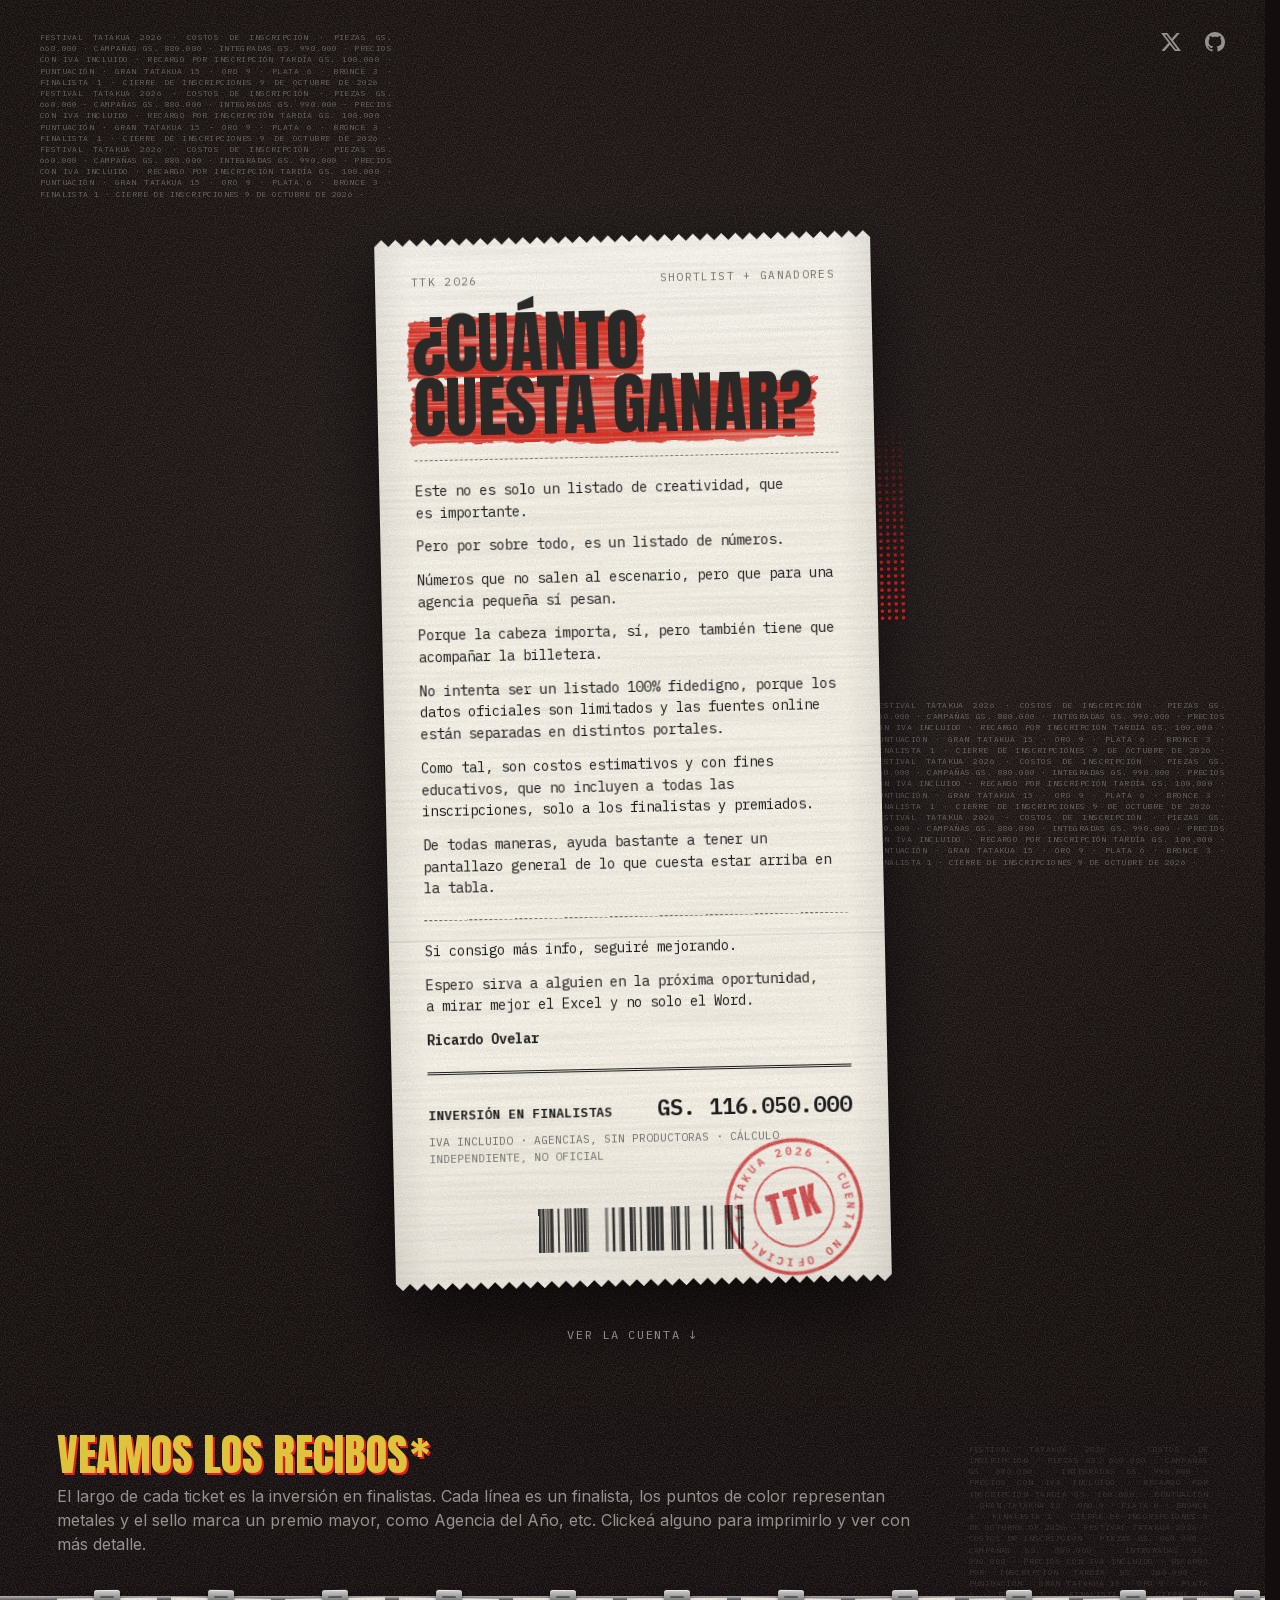
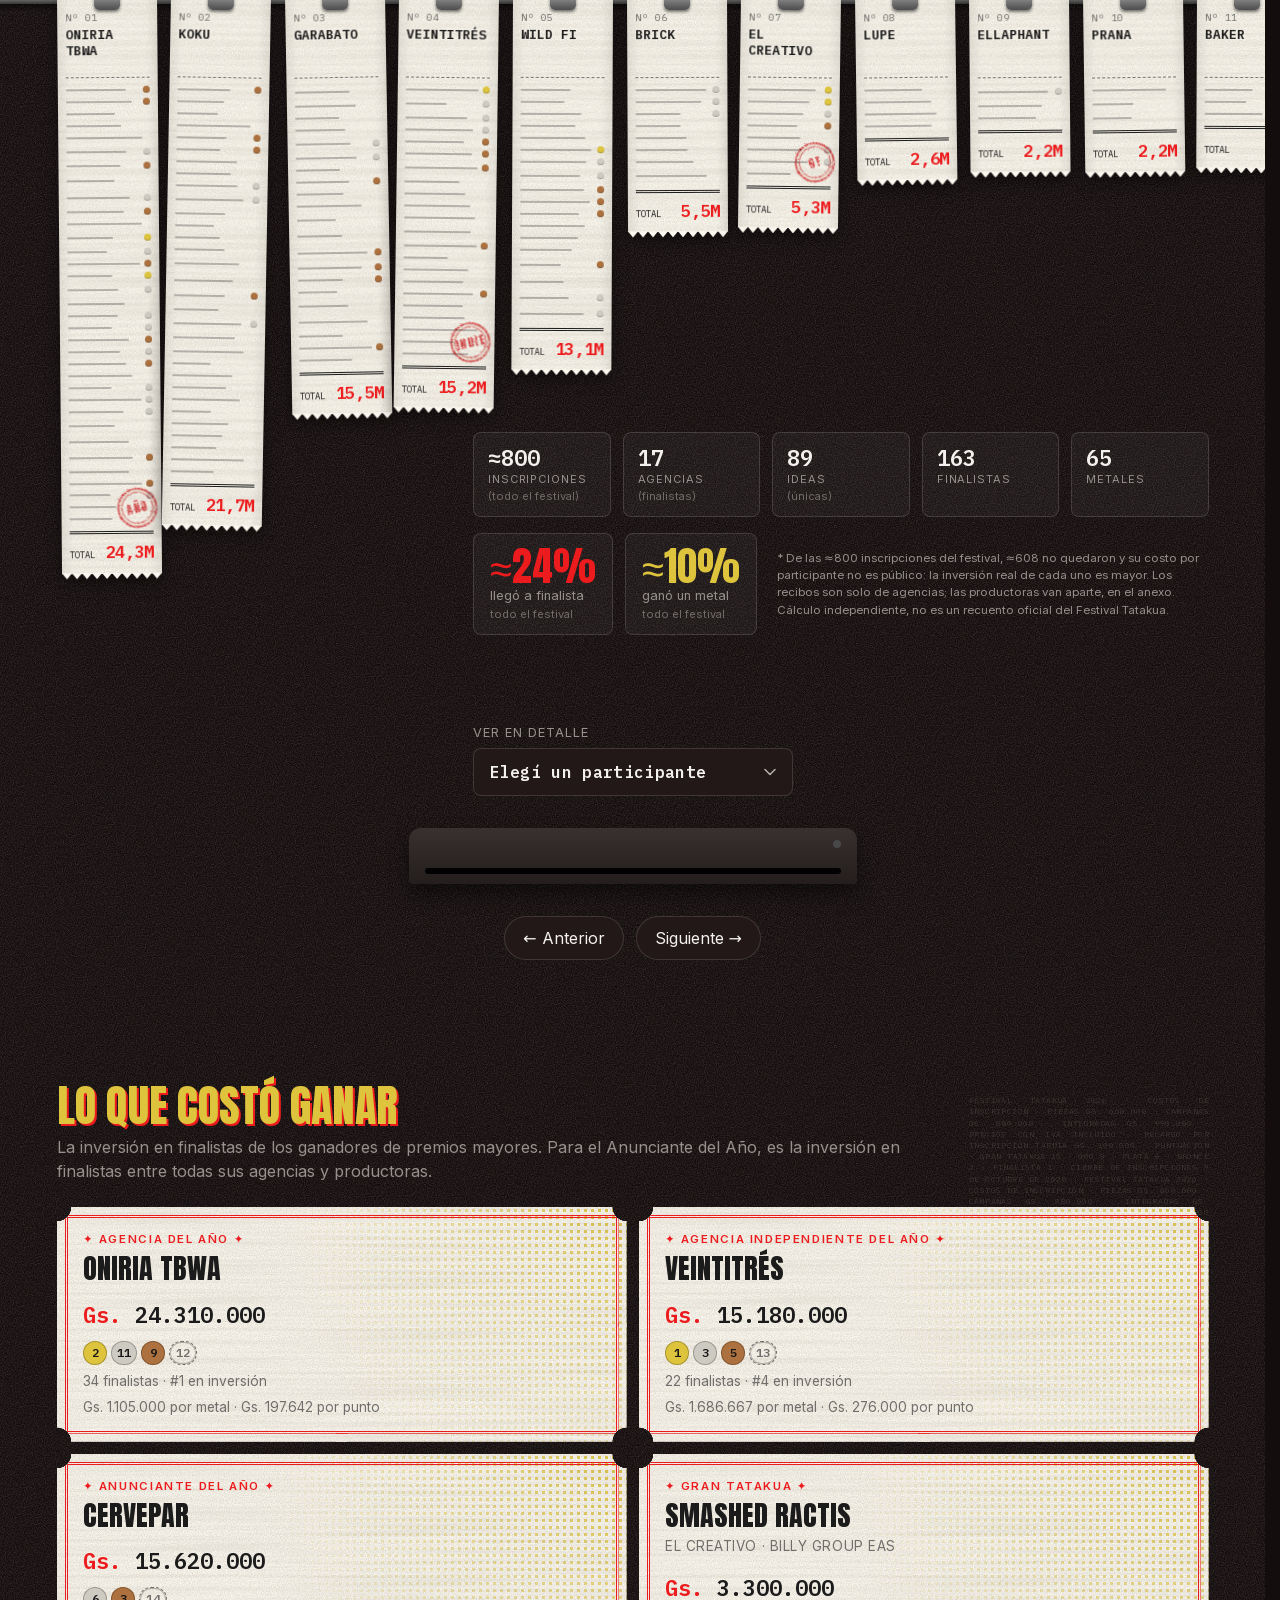
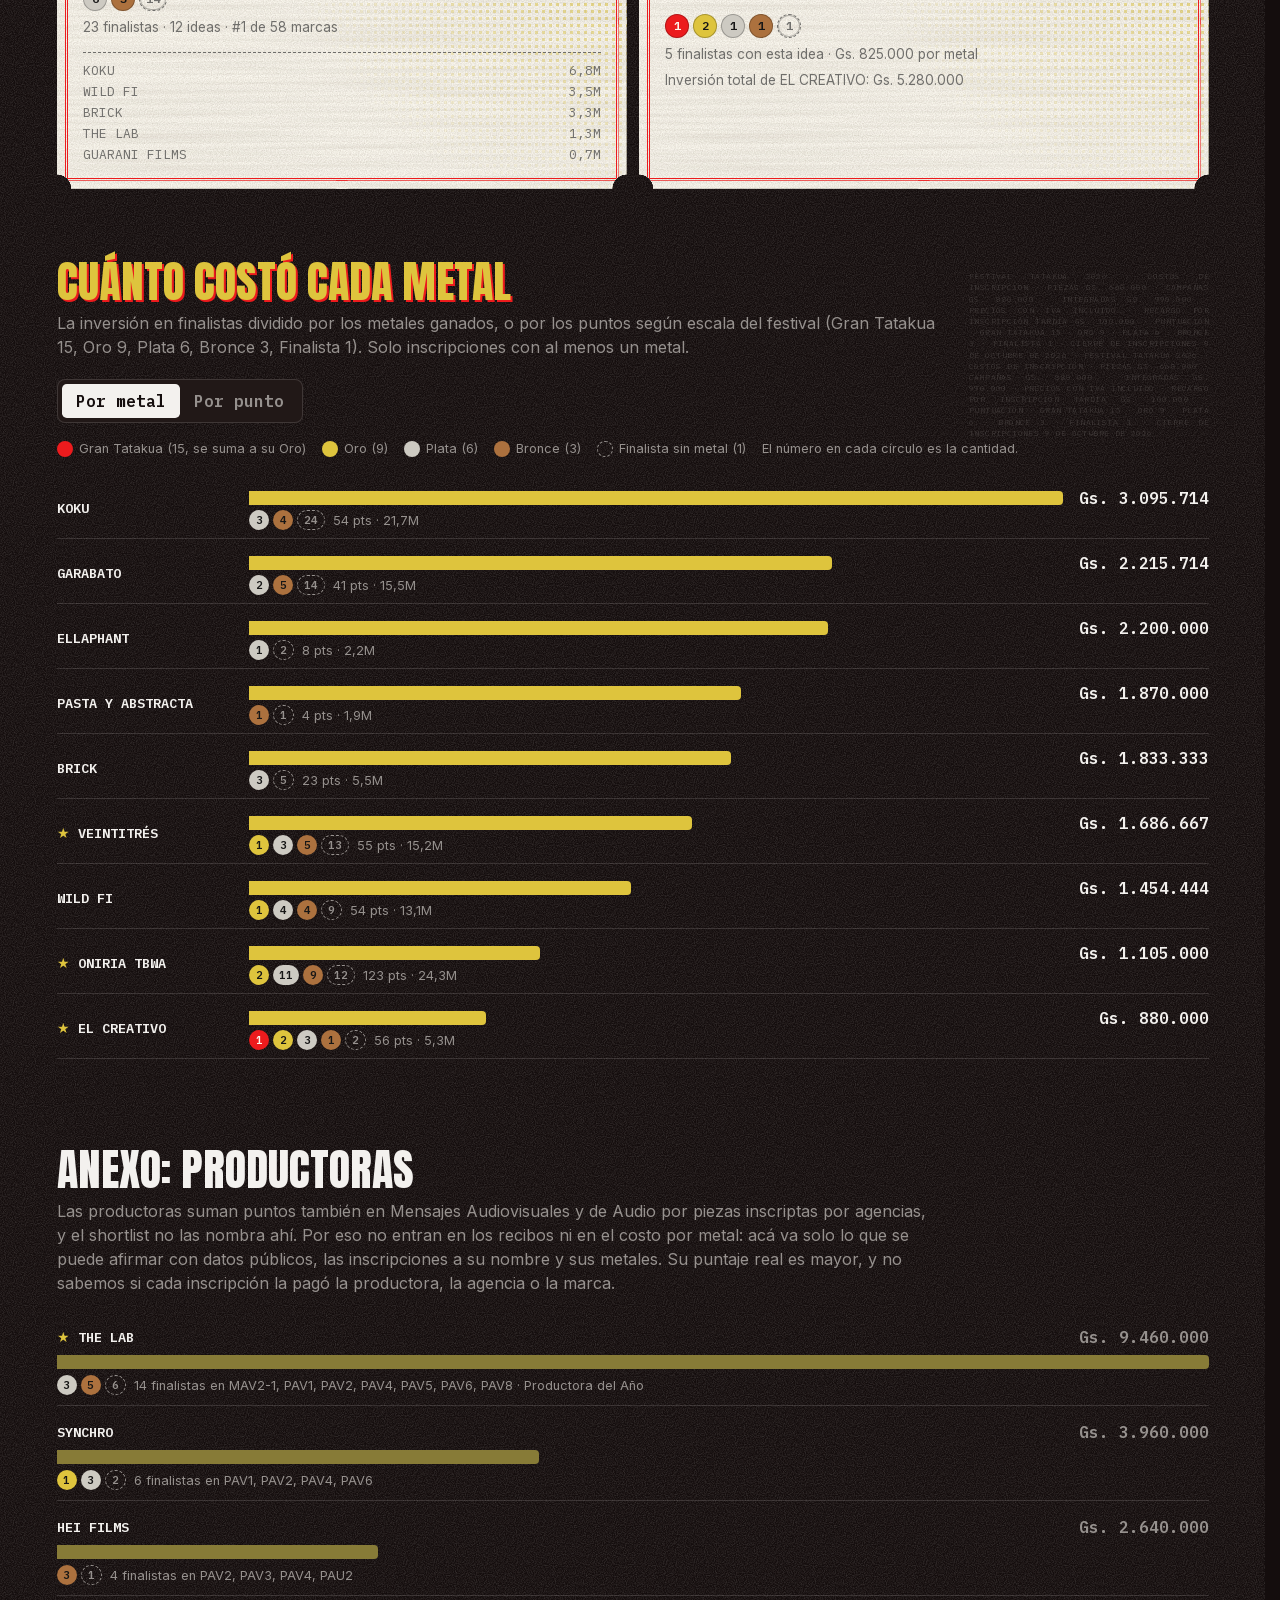
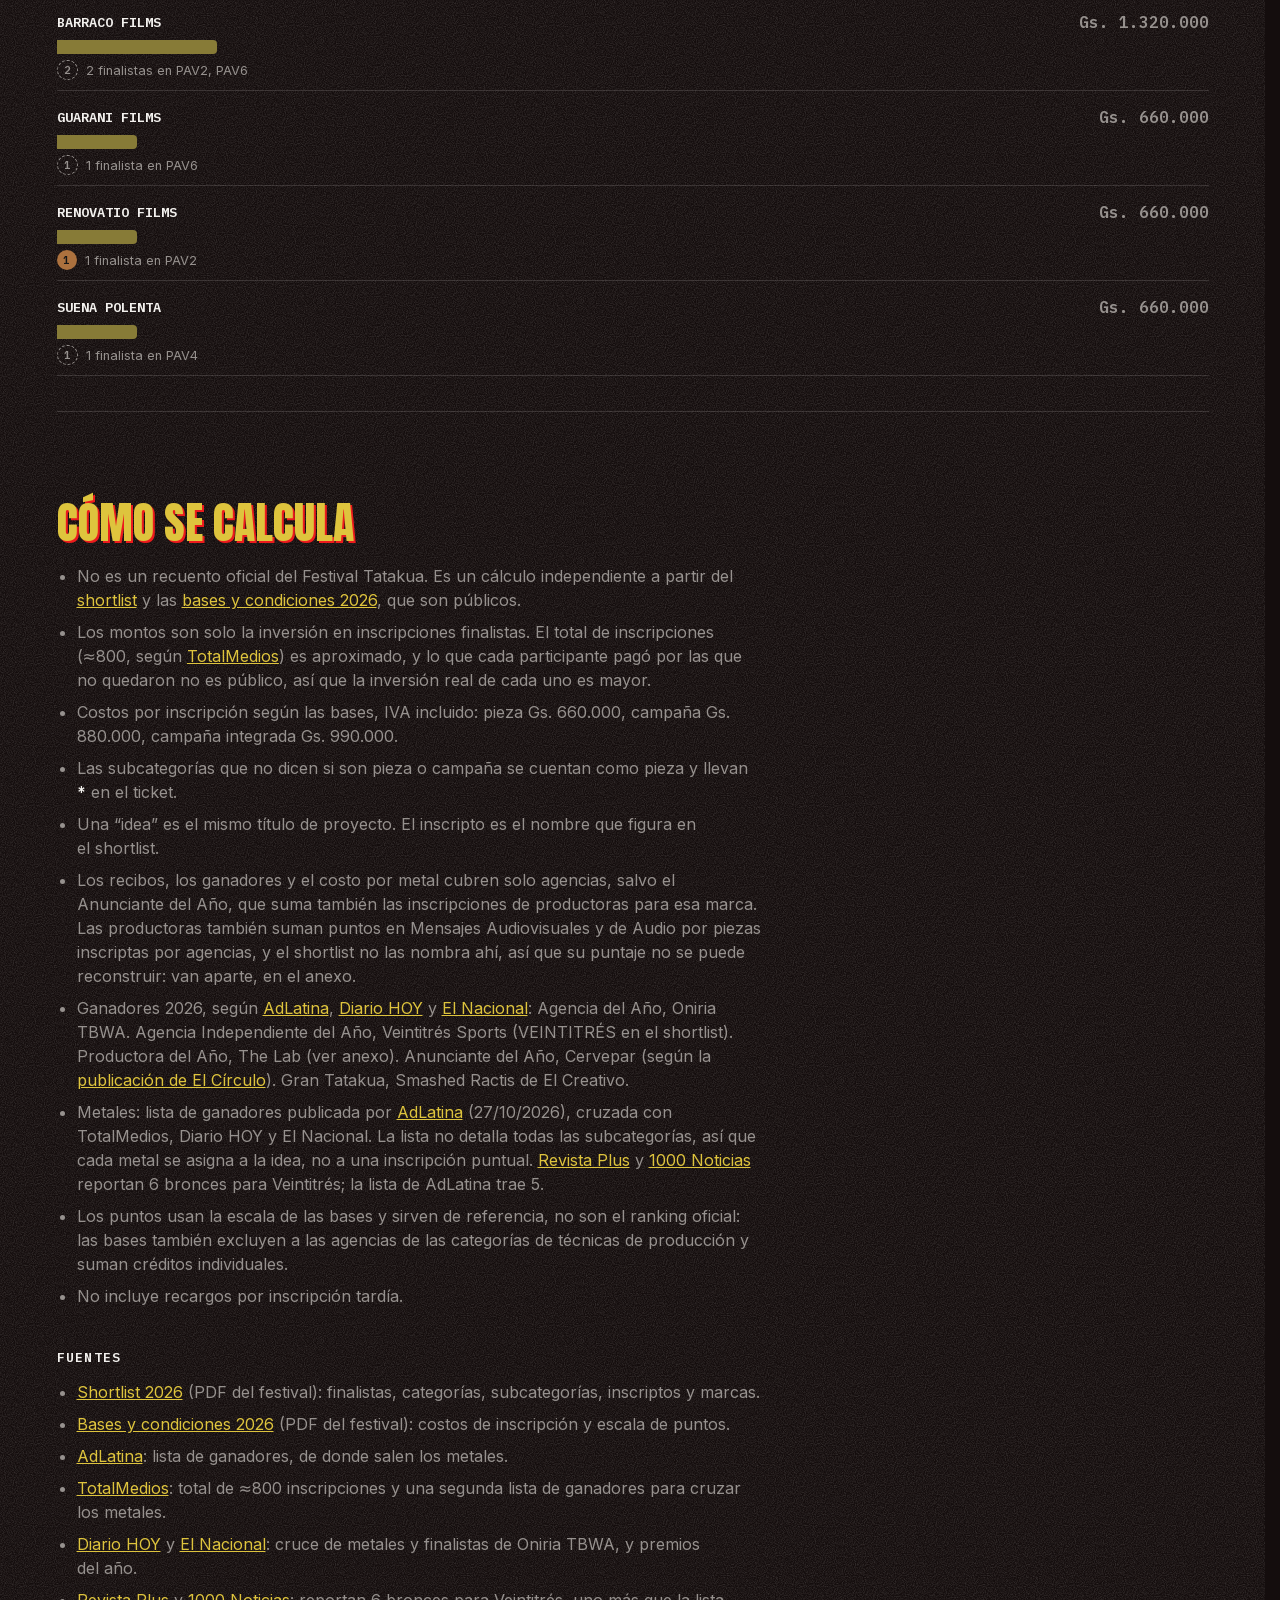
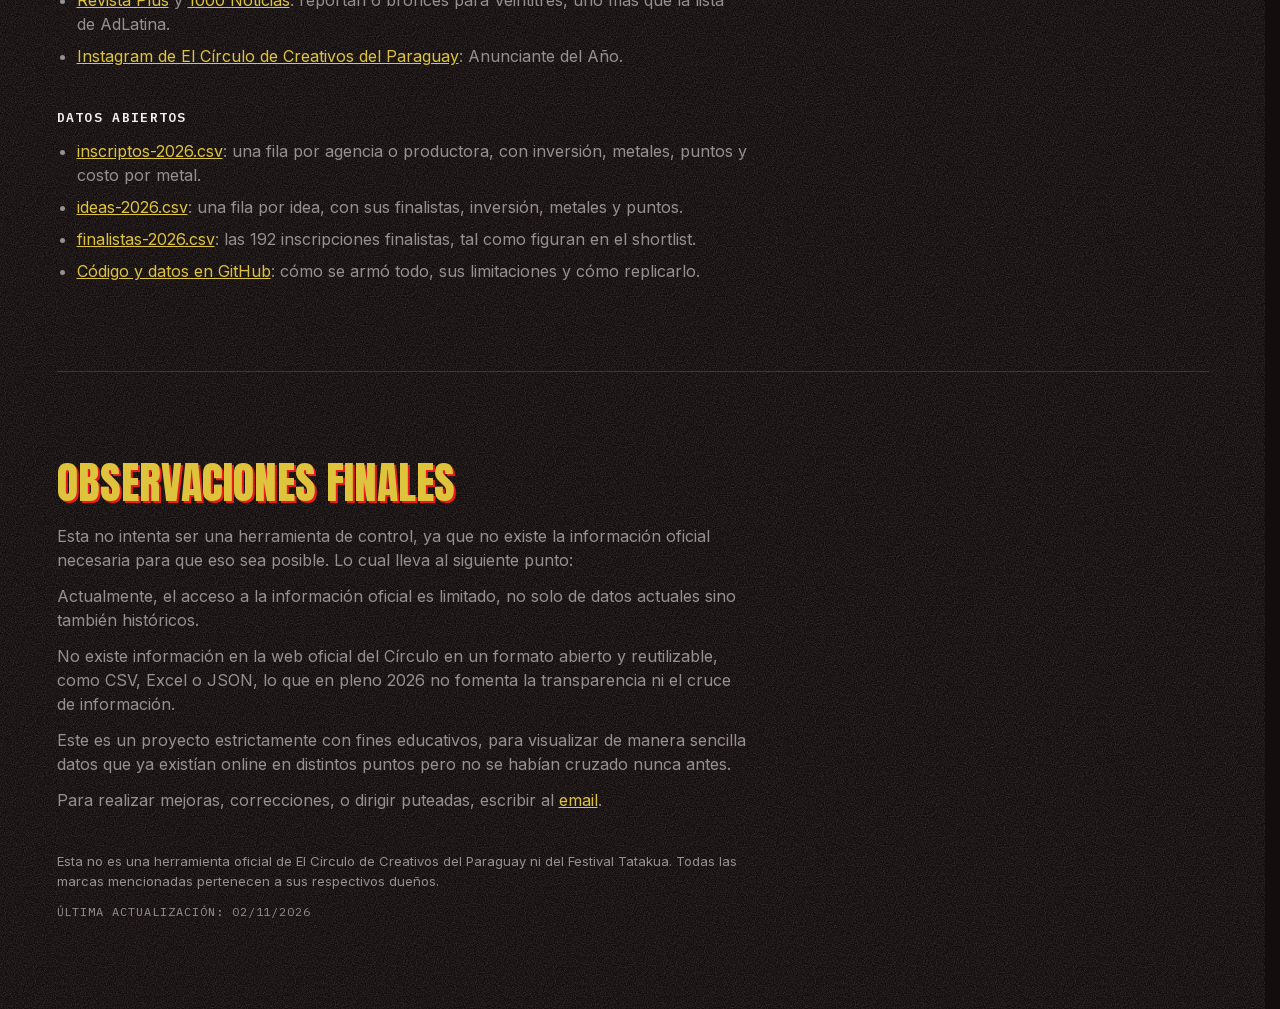
<file: site/index.html>
<!doctype html>
<html lang="es">
<head>
  <meta charset="utf-8">
  <meta name="viewport" content="width=device-width, initial-scale=1">
  <meta name="color-scheme" content="dark">
  <title>¿Cuánto cuesta ganar? · Tatakua 2026</title>
  <meta name="description" content="Cuánto invirtió cada agencia en finalistas del Tatakua 2026, con sus metales y el costo por metal. Cálculo independiente, no oficial.">
  <link rel="canonical" href="https://cuantocuestaganar.rickovelar.com/">
  <link rel="icon" href="favicon.svg" type="image/svg+xml">
  <link rel="apple-touch-icon" href="apple-touch-icon.png">
  <meta property="og:type" content="website">
  <meta property="og:locale" content="es_PY">
  <meta property="og:url" content="https://cuantocuestaganar.rickovelar.com/">
  <meta property="og:title" content="¿Cuánto cuesta ganar? · Tatakua 2026">
  <meta property="og:description" content="Cuánto invirtió cada agencia en finalistas del Tatakua 2026, con sus metales y el costo por metal. Cálculo independiente, no oficial.">
  <meta property="og:image" content="https://cuantocuestaganar.rickovelar.com/og.jpg">
  <meta property="og:image:width" content="1200">
  <meta property="og:image:height" content="630">
  <meta property="og:image:alt" content="Ticket impreso con el título ¿Cuánto cuesta ganar? y la inversión en finalistas de las agencias en el Tatakua 2026: Gs. 116.050.000.">
  <meta name="twitter:card" content="summary_large_image">
  <meta name="twitter:creator" content="@mendigodetokens">
  <link rel="preload" href="fonts/anton-latin.woff2" as="font" type="font/woff2" crossorigin>
  <link rel="preload" href="fonts/inter-latin.woff2" as="font" type="font/woff2" crossorigin>
  <link rel="stylesheet" href="styles.css">
  <script>document.documentElement.classList.add('js')</script>
</head>
<body>
  <header class="hero">
    <p class="fine-print fine-print-tl" data-fine-print="3" aria-hidden="true"></p>
    <p class="fine-print fine-print-br" data-fine-print="3" aria-hidden="true"></p>
    <nav class="hero-links" aria-label="Redes y código">
      <a href="https://x.com/mendigodetokens" target="_blank" rel="me noopener" aria-label="@mendigodetokens en X (Twitter)">
        <svg viewBox="0 0 24 24" aria-hidden="true"><path d="M18.901 1.153h3.68l-8.04 9.19L24 22.846h-7.406l-5.8-7.584-6.638 7.584H.474l8.6-9.83L0 1.154h7.594l5.243 6.932ZM17.61 20.644h2.039L6.486 3.24H4.298Z"/></svg>
      </a>
      <a href="https://github.com/neocuella/cuantocuestaganar" target="_blank" rel="noopener" aria-label="Código y datos en GitHub">
        <svg viewBox="0 0 16 16" aria-hidden="true"><path d="M8 0c4.42 0 8 3.58 8 8a8.013 8.013 0 0 1-5.45 7.59c-.4.08-.55-.17-.55-.38 0-.27.01-1.13.01-2.2 0-.75-.25-1.23-.54-1.48 1.78-.2 3.65-.88 3.65-3.95 0-.88-.31-1.59-.82-2.15.08-.2.36-1.02-.08-2.12 0 0-.67-.22-2.2.82-.64-.18-1.32-.27-2-.27-.68 0-1.36.09-2 .27-1.53-1.03-2.2-.82-2.2-.82-.44 1.1-.16 1.92-.08 2.12-.51.56-.82 1.28-.82 2.15 0 3.06 1.86 3.75 3.64 3.95-.23.2-.44.55-.51 1.07-.46.21-1.61.55-2.33-.66-.15-.24-.6-.83-1.23-.82-.67.01-.27.38.01.53.34.19.73.9.82 1.13.16.45.68 1.31 2.69.94 0 .67.01 1.3.01 1.49 0 .21-.15.45-.55.38A7.995 7.995 0 0 1 0 8c0-4.42 3.58-8 8-8Z"/></svg>
      </a>
    </nav>
    <div class="hero-paper">
      <div class="fold" data-fold>
        <span class="halftone" aria-hidden="true"></span>
        <div class="fold-rest" data-fold-rest aria-hidden="true" inert></div>
        <div class="fold-top">
          <article class="paper hero-receipt">
            <p class="hr-top"><span>TTK 2026</span><span>Shortlist + ganadores</span></p>
            <h1><span class="marker">¿Cuánto</span><br><span class="marker">cuesta ganar?</span></h1>
            <div class="hr-rule" aria-hidden="true"></div>
            <div class="hr-copy">
              <p>Este no es solo un listado de creatividad, que es importante.</p>
              <p>Pero por sobre todo, es un listado de números.</p>
              <p>Números que no salen al escenario, pero que para una agencia pequeña sí pesan.</p>
              <p>Porque la cabeza importa, sí, pero también tiene que acompañar la billetera.</p>
              <p>No intenta ser un listado 100% fidedigno, porque los datos oficiales son limitados y las fuentes online están separadas en distintos portales.</p>
              <p>Como tal, son costos estimativos y con fines educativos, que no incluyen a todas las inscripciones, solo a los finalistas y premiados.</p>
              <p>De todas maneras, ayuda bastante a tener un pantallazo general de lo que cuesta estar arriba en la tabla.</p>
            </div>
            <div class="hr-signoff">
              <p>Si consigo más info, seguiré mejorando.</p>
              <p>Espero sirva a alguien en la próxima oportunidad,<br>a mirar mejor el Excel y no solo el Word.</p>
              <p class="hr-sign">
                <span class="hr-name">Ricardo Ovelar</span>
              </p>
            </div>
            <div class="hr-rule hr-rule-double" aria-hidden="true"></div>
            <p class="hr-total"><span>Inversión en finalistas</span><span>Gs. <span data-hero-total>—</span></span></p>
            <p class="hr-fine">IVA incluido · Agencias, sin productoras · Cálculo independiente, no oficial</p>
            <div class="hr-barcode" data-hero-barcode aria-hidden="true"></div>
            <svg class="stamp" viewBox="0 0 160 160" aria-hidden="true">
              <defs>
                <filter id="ink" x="-10%" y="-10%" width="120%" height="120%">
                  <feTurbulence type="fractalNoise" baseFrequency="0.9" numOctaves="2" seed="7" result="noise"/>
                  <feColorMatrix in="noise" type="matrix" values="0 0 0 0 0  0 0 0 0 0  0 0 0 0 0  0 0 0 -2.4 2" result="speckle"/>
                  <feComposite in="SourceGraphic" in2="speckle" operator="in" result="inked"/>
                  <feDisplacementMap in="inked" in2="noise" scale="2.5"/>
                </filter>
                <path id="ring" d="M80,80 m-58,0 a58,58 0 1,1 116,0 a58,58 0 1,1 -116,0"/>
              </defs>
              <g filter="url(#ink)">
                <circle cx="80" cy="80" r="74" fill="none" stroke="currentColor" stroke-width="4"/>
                <circle cx="80" cy="80" r="44" fill="none" stroke="currentColor" stroke-width="2"/>
                <text class="stamp-ring"><textPath href="#ring" startOffset="0" textLength="362" lengthAdjust="spacing">TATAKUA 2026 · CUENTA NO OFICIAL ·</textPath></text>
                <text class="stamp-core" x="80" y="94" text-anchor="middle">TTK</text>
              </g>
            </svg>
          </article>
        </div>
      </div>
      <button type="button" class="unfold-hit" data-unfold hidden>Desplegar el ticket</button>
    </div>
    <a class="scroll-cue" href="#tickets">Ver la cuenta <span aria-hidden="true">↓</span></a>
  </header>

  <main>
    <section class="wall-section" id="tickets" aria-labelledby="wall-title">
      <div class="wrap section-head">
        <p class="fine-print" data-fine-print="2" aria-hidden="true"></p>
        <h2 id="wall-title">Veamos los recibos<a class="note-ref" href="#nota-recibos" aria-label="Ver nota">*</a></h2>
        <p>El largo de cada ticket es la inversión en finalistas. Cada línea es un finalista, los puntos de color representan metales y el sello marca un premio mayor, como Agencia del Año, etc. Clickeá alguno para imprimirlo y ver con más detalle.</p>
      </div>
      <div class="wall-stage" data-wall-stage>
        <div class="wall" data-wall role="list"></div>
        <aside class="wall-stats" data-wall-stats aria-label="Resumen">
          <ol class="flow">
            <li><b data-stat="total">—</b><span>inscripciones</span><small>todo el festival</small></li>
            <li><b data-stat="entrants">—</b><span>agencias</span><small>finalistas</small></li>
            <li><b data-stat="ideas">—</b><span>ideas</span><small>únicas</small></li>
            <li><b data-stat="entries">—</b><span>finalistas</span></li>
            <li><b data-stat="metals">—</b><span>metales</span></li>
          </ol>
          <div class="stats-foot">
            <div class="pcts">
              <p><strong data-pct="finalists">—</strong><span>llegó a finalista</span><small>todo el festival</small></p>
              <p><strong class="gold" data-pct="metals">—</strong><span>ganó un metal</span><small>todo el festival</small></p>
            </div>
            <p class="stats-note" id="nota-recibos" data-floor-note>Cálculo independiente, no es un recuento oficial del Festival Tatakua.</p>
          </div>
        </aside>
      </div>
    </section>

    <section class="receipt-section wrap" aria-labelledby="receipt-title">
      <h2 id="receipt-title" class="visually-hidden">Ticket en detalle</h2>
      <div class="controls">
        <label class="field">
          <span>Ver en detalle</span>
          <select data-agency-select></select>
        </label>
      </div>

      <div class="printer">
        <div class="printer-body" aria-hidden="true"><span class="printer-light"></span><span class="printer-slot"></span></div>
        <div class="printer-out">
          <article class="receipt" data-receipt aria-live="polite"></article>
        </div>
      </div>

      <div class="pager">
        <button type="button" data-step="-1">← Anterior</button>
        <button type="button" data-step="1">Siguiente →</button>
      </div>
    </section>
    <section class="winners wrap" aria-labelledby="winners-title">
      <div class="section-head">
        <p class="fine-print" data-fine-print="2" aria-hidden="true"></p>
        <h2 id="winners-title">Lo que costó ganar</h2>
        <p>La inversión en finalistas de los ganadores de premios mayores. Para el Anunciante del Año, es la inversión en finalistas entre todas sus agencias y productoras.</p>
      </div>
      <div class="winner-grid" data-winners></div>
    </section>

    <section class="cost wrap" aria-labelledby="cost-title">
      <div class="section-head">
        <p class="fine-print" data-fine-print="2" aria-hidden="true"></p>
        <h2 id="cost-title">Cuánto costó cada metal</h2>
        <p>La inversión en finalistas dividido por los metales ganados, o por los puntos según escala del festival (Gran Tatakua 15, Oro 9, Plata 6, Bronce 3, Finalista 1). Solo inscripciones con al menos un metal.</p>
      </div>
      <div class="segmented cost-toggle" role="group" aria-label="Dividir por">
        <button type="button" data-cost-mode="metal" aria-pressed="true">Por metal</button>
        <button type="button" data-cost-mode="point" aria-pressed="false">Por punto</button>
      </div>
      <p class="pip-legend">
        <span><i class="pip pip-gran" aria-hidden="true"></i>Gran Tatakua (15, se suma a su Oro)</span>
        <span><i class="pip pip-oro" aria-hidden="true"></i>Oro (9)</span>
        <span><i class="pip pip-plata" aria-hidden="true"></i>Plata (6)</span>
        <span><i class="pip pip-bronce" aria-hidden="true"></i>Bronce (3)</span>
        <span><i class="pip pip-finalista" aria-hidden="true"></i>Finalista sin metal (1)</span>
        <span>El número en cada círculo es la cantidad.</span>
      </p>
      <ol class="cost-list" data-cost-list></ol>
    </section>

    <section class="annex wrap" aria-labelledby="annex-title">
      <div class="section-head">
        <h2 id="annex-title">Anexo: productoras</h2>
        <p>Las productoras suman puntos también en Mensajes Audiovisuales y de Audio por piezas inscriptas por agencias, y el shortlist no las nombra ahí. Por eso no entran en los recibos ni en el costo por metal: acá va solo lo que se puede afirmar con datos públicos, las inscripciones a su nombre y sus metales. Su puntaje real es mayor, y no sabemos si cada inscripción la pagó la productora, la agencia o la marca.</p>
      </div>
      <ol class="cost-list annex-list" data-annex-list></ol>
    </section>

 </main>

  <footer class="wrap method">
    <h2>Cómo se calcula</h2>
    <ul>
      <li>No es un recuento oficial del Festival Tatakua. Es un cálculo independiente a partir del <a href="https://ugc.production.linktr.ee/0d5e348f-0ac4-4fae-b1ae-22009f35f5b8_TTK-2026-Shortlist-FINAL.pdf">shortlist</a> y las <a href="https://elcirculo.org.py/archivos/bases_condiciones_tatakua_2026.pdf">bases y condiciones 2026</a>, que son públicos.</li>
      <li>Los montos son solo la inversión en inscripciones finalistas. El total de inscripciones (≈800, según <a href="https://www.totalmedios.com/nota/65680/oniriatbwa-fue-elegida-agencia-del-ano-en-tatakua-2026">TotalMedios</a>) es aproximado, y lo que cada participante pagó por las que no quedaron no es público, así que la inversión real de cada uno es mayor.</li>
      <li>Costos por inscripción según las bases, IVA incluido: pieza Gs. 660.000, campaña Gs. 880.000, campaña integrada Gs. 990.000.</li>
      <li>Las subcategorías que no dicen si son pieza o campaña se cuentan como pieza y llevan <b>*</b> en el ticket.</li>
      <li>Una “idea” es el mismo título de proyecto. El inscripto es el nombre que figura en el shortlist.</li>
      <li>Los recibos, los ganadores y el costo por metal cubren solo agencias, salvo el Anunciante del Año, que suma también las inscripciones de productoras para esa marca. Las productoras también suman puntos en Mensajes Audiovisuales y de Audio por piezas inscriptas por agencias, y el shortlist no las nombra ahí, así que su puntaje no se puede reconstruir: van aparte, en el anexo.</li>
      <li>Ganadores 2026, según <a href="https://www.adlatina.com/publicidad/tatakua-2026-oniria-tbwa-la-mejor-agencia-y-23-sports-la-indie-del-ao">AdLatina</a>, <a href="https://www.hoy.com.py/negocios/2026/10/27/oniriatbwa-la-mejor-agencia-del-paraguay-en-el-festival-tatakua">Diario HOY</a> y <a href="https://elnacional.com.py/lifestyle/oniriatbwa-conquista-su-decimosexto-titulo-mejor-agencia-tatakua-n114313">El Nacional</a>: Agencia del Año, Oniria TBWA. Agencia Independiente del Año, Veintitrés Sports (VEINTITRÉS en el shortlist). Productora del Año, The Lab (ver anexo). Anunciante del Año, Cervepar (según la <a href="https://www.instagram.com/p/DfQrZOODRz4/?img_index=6">publicación de El Círculo</a>). Gran Tatakua, Smashed Ractis de El Creativo.</li>
      <li>Metales: lista de ganadores publicada por <a href="https://www.adlatina.com/publicidad/tatakua-2026-oniria-tbwa-la-mejor-agencia-y-23-sports-la-indie-del-ao">AdLatina</a> (27/10/2026), cruzada con TotalMedios, Diario HOY y El Nacional. La lista no detalla todas las subcategorías, así que cada metal se asigna a la idea, no a una inscripción puntual. <a href="https://revistaplus.com.py/2026/10/28/veintitres-sports-hace-historia-es-la-mejor-agencia-independiente-del-tatakua-2026/">Revista Plus</a> y <a href="https://1000noticias.com.py/2026/10/29/veintitres-sports-marketing-se-consagra-como-mejor-agencia-independiente-en-tatakua-2026/">1000 Noticias</a> reportan 6 bronces para Veintitrés; la lista de AdLatina trae 5.</li>
      <li>Los puntos usan la escala de las bases y sirven de referencia, no son el ranking oficial: las bases también excluyen a las agencias de las categorías de técnicas de producción y suman créditos individuales.</li>
      <li>No incluye recargos por inscripción tardía.</li>
    </ul>

    <h3>Fuentes</h3>
    <ul class="sources">
      <li><a href="https://ugc.production.linktr.ee/0d5e348f-0ac4-4fae-b1ae-22009f35f5b8_TTK-2026-Shortlist-FINAL.pdf">Shortlist 2026</a> (PDF del festival): finalistas, categorías, subcategorías, inscriptos y marcas.</li>
      <li><a href="https://elcirculo.org.py/archivos/bases_condiciones_tatakua_2026.pdf">Bases y condiciones 2026</a> (PDF del festival): costos de inscripción y escala de puntos.</li>
      <li><a href="https://www.adlatina.com/publicidad/tatakua-2026-oniria-tbwa-la-mejor-agencia-y-23-sports-la-indie-del-ao">AdLatina</a>: lista de ganadores, de donde salen los metales.</li>
      <li><a href="https://www.totalmedios.com/nota/65680/oniriatbwa-fue-elegida-agencia-del-ano-en-tatakua-2026">TotalMedios</a>: total de ≈800 inscripciones y una segunda lista de ganadores para cruzar los metales.</li>
      <li><a href="https://www.hoy.com.py/negocios/2026/10/27/oniriatbwa-la-mejor-agencia-del-paraguay-en-el-festival-tatakua">Diario HOY</a> y <a href="https://elnacional.com.py/lifestyle/oniriatbwa-conquista-su-decimosexto-titulo-mejor-agencia-tatakua-n114313">El Nacional</a>: cruce de metales y finalistas de Oniria TBWA, y premios del año.</li>
      <li><a href="https://revistaplus.com.py/2026/10/28/veintitres-sports-hace-historia-es-la-mejor-agencia-independiente-del-tatakua-2026/">Revista Plus</a> y <a href="https://1000noticias.com.py/2026/10/29/veintitres-sports-marketing-se-consagra-como-mejor-agencia-independiente-en-tatakua-2026/">1000 Noticias</a>: reportan 6 bronces para Veintitrés, uno más que la lista de AdLatina.</li>
      <li><a href="https://www.instagram.com/p/DfQrZOODRz4/?img_index=6">Instagram de El Círculo de Creativos del Paraguay</a>: Anunciante del Año.</li>
    </ul>

    <h3>Datos abiertos</h3>
    <ul class="sources">
      <li><a href="data/inscriptos-2026.csv" download>inscriptos-2026.csv</a>: una fila por agencia o productora, con inversión, metales, puntos y costo por metal.</li>
      <li><a href="data/ideas-2026.csv" download>ideas-2026.csv</a>: una fila por idea, con sus finalistas, inversión, metales y puntos.</li>
      <li><a href="data/finalistas-2026.csv" download>finalistas-2026.csv</a>: las 192 inscripciones finalistas, tal como figuran en el shortlist.</li>
      <li><a href="https://github.com/neocuella/cuantocuestaganar">Código y datos en GitHub</a>: cómo se armó todo, sus limitaciones y cómo replicarlo.</li>
    </ul>
  </footer>

  <section class="wrap method closing" aria-labelledby="closing-title">
    <h2 id="closing-title">Observaciones finales</h2>
    <div class="closing-copy">
      <p>Esta no intenta ser una herramienta de control, ya que no existe la información oficial necesaria para que eso sea posible. Lo cual lleva al siguiente punto:</p>
      <p>Actualmente, el acceso a la información oficial es limitado, no solo de datos actuales sino también históricos.</p>
      <p>No existe información en la web oficial del Círculo en un formato abierto y reutilizable, como CSV, Excel o JSON, lo que en pleno 2026 no fomenta la transparencia ni el cruce de información.</p>
      <p>Este es un proyecto estrictamente con fines educativos, para visualizar de manera sencilla datos que ya existían online en distintos puntos pero no se habían cruzado nunca antes.</p>
      <p>Para realizar mejoras, correcciones, o dirigir puteadas, escribir al <a href="mailto:hola@rickovelar.com">email</a>.</p>
    </div>
    <p class="disclaimer">Esta no es una herramienta oficial de El Círculo de Creativos del Paraguay ni del Festival Tatakua. Todas las marcas mencionadas pertenecen a sus respectivos dueños.</p>
    <p class="last-update">Última actualización: <time datetime="2026-11-02">02/11/2026</time></p>
  </section>

  <script type="module" src="app.js"></script>
</body>
</html>
</file>
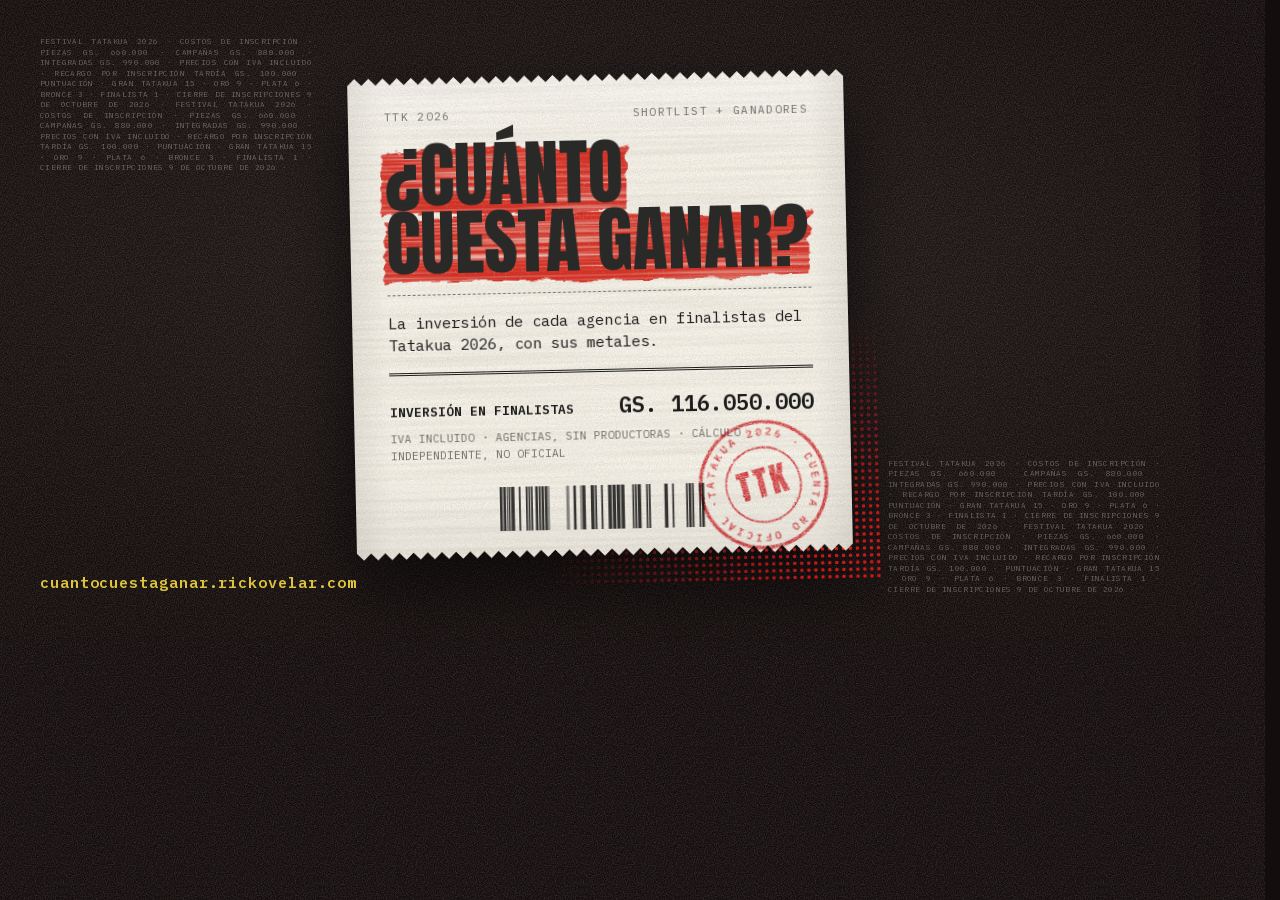
<file: scripts/share-image.html>
<!doctype html>
<!-- Source of site/og.png (1200x630 share image). Reuses the site's receipt styles; render with
     scripts/render-share-image.sh after the total changes. -->
<html lang="es">
<head>
  <meta charset="utf-8">
  <link href="https://fonts.googleapis.com/css2?family=Anton&family=IBM+Plex+Mono:wght@400;600&family=Inter:wght@400;600&display=swap" rel="stylesheet">
  <link rel="stylesheet" href="../site/styles.css">
  <style>
    html, body { margin: 0; inline-size: 1200px; block-size: 630px; overflow: hidden; }
    .hero { min-block-size: 0; block-size: 630px; padding: 0; gap: 0; }
    /* Still frame: no entrance animations */
    .hero *, .hero *::before, .hero *::after { animation: none !important; }
    .fine-print { inline-size: 17rem; font-size: 7.5px; }
    .fine-print-tl { inset-block-start: 2.25rem; inset-inline-start: 2.5rem; }
    .fine-print-br { inset-block-start: auto; inset-block-end: 2.25rem; inset-inline-end: 2.5rem; translate: none; }
    .hero-paper { inline-size: 31rem; }
    .hero-receipt { padding: calc(1.5rem + var(--tooth)) 2.25rem calc(1.25rem + var(--tooth)); }
    .hero-receipt h1 { font-size: 4.5rem; margin-block-start: 1rem; }
    .hr-rule { margin-block: 1rem; }
    .hr-lede { margin: 0; font-size: 0.95rem; line-height: 1.5; }
    .hr-barcode { margin-block-start: 1.5rem; }
    .stamp { inline-size: 8.5rem; inset-inline-end: 1.25rem; inset-block-end: 0; }
    .hero .site-url {
      position: absolute;
      inset-block-end: 2.25rem;
      inset-inline-start: 2.5rem;
      margin: 0;
      color: var(--mustard);
      font-family: var(--font-mono);
      font-size: 0.95rem;
      font-weight: 600;
      letter-spacing: 0.06em;
    }
  </style>
</head>
<body>
  <header class="hero">
    <p class="fine-print fine-print-tl" data-fine-print></p>
    <p class="fine-print fine-print-br" data-fine-print></p>
    <div class="hero-paper">
      <div class="fold">
        <span class="halftone"></span>
        <article class="paper hero-receipt">
          <p class="hr-top"><span>TTK 2026</span><span>Shortlist + ganadores</span></p>
          <h1><span class="marker">¿Cuánto</span><br><span class="marker">cuesta ganar?</span></h1>
          <div class="hr-rule"></div>
          <p class="hr-lede">La inversión de cada agencia en finalistas del Tatakua 2026, con sus metales.</p>
          <div class="hr-rule hr-rule-double"></div>
          <p class="hr-total"><span>Inversión en finalistas</span><span>Gs. <span data-total>116.050.000</span></span></p>
          <p class="hr-fine">IVA incluido · Agencias, sin productoras · Cálculo independiente, no oficial</p>
          <div class="hr-barcode" data-barcode></div>
          <svg class="stamp" viewBox="0 0 160 160">
            <defs>
              <filter id="ink" x="-10%" y="-10%" width="120%" height="120%">
                <feTurbulence type="fractalNoise" baseFrequency="0.9" numOctaves="2" seed="7" result="noise"/>
                <feColorMatrix in="noise" type="matrix" values="0 0 0 0 0  0 0 0 0 0  0 0 0 0 0  0 0 0 -2.4 2" result="speckle"/>
                <feComposite in="SourceGraphic" in2="speckle" operator="in" result="inked"/>
                <feDisplacementMap in="inked" in2="noise" scale="2.5"/>
              </filter>
              <path id="ring" d="M80,80 m-58,0 a58,58 0 1,1 116,0 a58,58 0 1,1 -116,0"/>
            </defs>
            <g filter="url(#ink)">
              <circle cx="80" cy="80" r="74" fill="none" stroke="currentColor" stroke-width="4"/>
              <circle cx="80" cy="80" r="44" fill="none" stroke="currentColor" stroke-width="2"/>
              <text class="stamp-ring"><textPath href="#ring" startOffset="0" textLength="362" lengthAdjust="spacing">TATAKUA 2026 · CUENTA NO OFICIAL ·</textPath></text>
              <text class="stamp-core" x="80" y="94" text-anchor="middle">TTK</text>
            </g>
          </svg>
        </article>
      </div>
    </div>
    <p class="site-url">cuantocuestaganar.rickovelar.com</p>
  </header>
  <script>
    const fine = 'Festival Tatakua 2026 · Costos de inscripción · Piezas Gs. 660.000 · Campañas Gs. 880.000 · Integradas Gs. 990.000 · Precios con IVA incluido · Recargo por inscripción tardía Gs. 100.000 · Puntuación · Gran Tatakua 15 · Oro 9 · Plata 6 · Bronce 3 · Finalista 1 · Cierre de inscripciones 9 de octubre de 2026 · ';
    document.querySelectorAll('[data-fine-print]').forEach(el => { el.textContent = fine.repeat(2); });
    // Same bars as the hero receipt's barcode
    const bars = [[0,3],[4,3],[8,1],[10,2],[13,4],[22,2],[30,2],[33,2],[36,2],[41,3],[45,2],[48,3],[52,3],[56,1],[77,1],[79,1],[85,3],[93,1],[95,4],[105,4],[110,2],[117,2],[125,4],[130,4],[135,4],[140,4],[153,2],[156,2],[159,4],[169,2],[172,2],[190,4],[199,2],[215,2],[218,3],[222,2],[230,2],[233,3]];
    document.querySelector('[data-barcode]').innerHTML =
      `<svg class="barcode" viewBox="0 0 240 44" preserveAspectRatio="none">${bars.map(([x, w]) => `<rect x="${x}" width="${w}" height="44"/>`).join('')}</svg>`;
  </script>
</body>
</html>
</file>
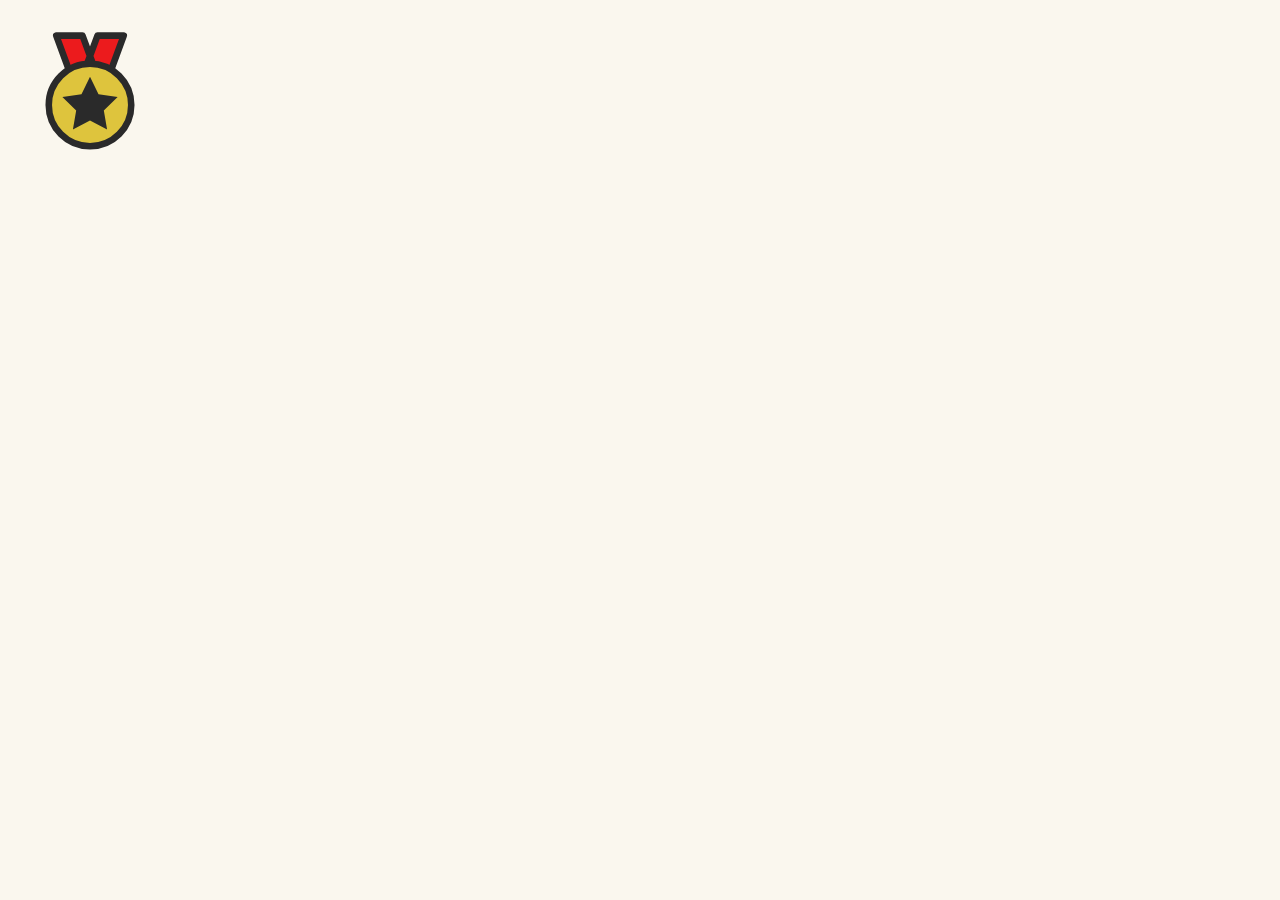
<file: scripts/touch-icon.html>
<!doctype html>
<!-- Source of site/apple-touch-icon.png: the favicon medal on receipt paper, so its dark outline shows
     (iOS needs an opaque square PNG). Rendered by scripts/render-share-image.sh. -->
<html>
<head>
  <meta charset="utf-8">
  <style>
    html, body { margin: 0; inline-size: 180px; block-size: 180px; overflow: hidden; }
    body { display: grid; place-items: center; background: oklch(0.975 0.012 90); }
    img { inline-size: 120px; block-size: 120px; }
  </style>
</head>
<body>
  <img src="../site/favicon.svg" alt="">
</body>
</html>
</file>
<file: site/styles.css>
/* Fonts are self-hosted (OFL, licenses in fonts/) so visitors' IPs never reach Google. Subsets
   and unicode-range match Google Fonts' latin and latin-ext; Inter is variable, one file per subset. */
@font-face {
  font-family: 'Anton';
  font-style: normal;
  font-weight: 400;
  font-display: swap;
  src: url(fonts/anton-latin-ext.woff2) format('woff2');
  unicode-range: U+0100-02BA, U+02BD-02C5, U+02C7-02CC, U+02CE-02D7, U+02DD-02FF, U+0304, U+0308, U+0329, U+1D00-1DBF, U+1E00-1E9F, U+1EF2-1EFF, U+2020, U+20A0-20AB, U+20AD-20C4, U+2113, U+2C60-2C7F, U+A720-A7FF;
}
@font-face {
  font-family: 'Anton';
  font-style: normal;
  font-weight: 400;
  font-display: swap;
  src: url(fonts/anton-latin.woff2) format('woff2');
  unicode-range: U+0000-00FF, U+0131, U+0152-0153, U+02BB-02BC, U+02C6, U+02DA, U+02DC, U+0304, U+0308, U+0329, U+2000-206F, U+20AC, U+2122, U+2191, U+2193, U+2212, U+2215, U+FEFF, U+FFFD;
}
@font-face {
  font-family: 'IBM Plex Mono';
  font-style: normal;
  font-weight: 400;
  font-display: swap;
  src: url(fonts/ibm-plex-mono-400-latin-ext.woff2) format('woff2');
  unicode-range: U+0100-02BA, U+02BD-02C5, U+02C7-02CC, U+02CE-02D7, U+02DD-02FF, U+0304, U+0308, U+0329, U+1D00-1DBF, U+1E00-1E9F, U+1EF2-1EFF, U+2020, U+20A0-20AB, U+20AD-20C4, U+2113, U+2C60-2C7F, U+A720-A7FF;
}
@font-face {
  font-family: 'IBM Plex Mono';
  font-style: normal;
  font-weight: 400;
  font-display: swap;
  src: url(fonts/ibm-plex-mono-400-latin.woff2) format('woff2');
  unicode-range: U+0000-00FF, U+0131, U+0152-0153, U+02BB-02BC, U+02C6, U+02DA, U+02DC, U+0304, U+0308, U+0329, U+2000-206F, U+20AC, U+2122, U+2191, U+2193, U+2212, U+2215, U+FEFF, U+FFFD;
}
@font-face {
  font-family: 'IBM Plex Mono';
  font-style: normal;
  font-weight: 600;
  font-display: swap;
  src: url(fonts/ibm-plex-mono-600-latin-ext.woff2) format('woff2');
  unicode-range: U+0100-02BA, U+02BD-02C5, U+02C7-02CC, U+02CE-02D7, U+02DD-02FF, U+0304, U+0308, U+0329, U+1D00-1DBF, U+1E00-1E9F, U+1EF2-1EFF, U+2020, U+20A0-20AB, U+20AD-20C4, U+2113, U+2C60-2C7F, U+A720-A7FF;
}
@font-face {
  font-family: 'IBM Plex Mono';
  font-style: normal;
  font-weight: 600;
  font-display: swap;
  src: url(fonts/ibm-plex-mono-600-latin.woff2) format('woff2');
  unicode-range: U+0000-00FF, U+0131, U+0152-0153, U+02BB-02BC, U+02C6, U+02DA, U+02DC, U+0304, U+0308, U+0329, U+2000-206F, U+20AC, U+2122, U+2191, U+2193, U+2212, U+2215, U+FEFF, U+FFFD;
}
@font-face {
  font-family: 'Inter';
  font-style: normal;
  font-weight: 400 600;
  font-display: swap;
  src: url(fonts/inter-latin-ext.woff2) format('woff2');
  unicode-range: U+0100-02BA, U+02BD-02C5, U+02C7-02CC, U+02CE-02D7, U+02DD-02FF, U+0304, U+0308, U+0329, U+1D00-1DBF, U+1E00-1E9F, U+1EF2-1EFF, U+2020, U+20A0-20AB, U+20AD-20C4, U+2113, U+2C60-2C7F, U+A720-A7FF;
}
@font-face {
  font-family: 'Inter';
  font-style: normal;
  font-weight: 400 600;
  font-display: swap;
  src: url(fonts/inter-latin.woff2) format('woff2');
  unicode-range: U+0000-00FF, U+0131, U+0152-0153, U+02BB-02BC, U+02C6, U+02DA, U+02DC, U+0304, U+0308, U+0329, U+2000-206F, U+20AC, U+2122, U+2191, U+2193, U+2212, U+2215, U+FEFF, U+FFFD;
}

*,
*::before,
*::after {
  box-sizing: border-box;
  min-width: 0;
}

:root {
  color-scheme: dark;
  scrollbar-gutter: stable;
  text-wrap: pretty;
  overflow-wrap: break-word;
  font-synthesis: none;
  -webkit-font-smoothing: antialiased;
  -moz-osx-font-smoothing: grayscale;
  -webkit-text-size-adjust: 100%;
  -webkit-tap-highlight-color: transparent;

  --bg: oklch(0.17 0.012 25);
  --surface: oklch(0.22 0.014 25);
  --line: color-mix(in oklch, var(--fg) 14%, transparent);
  --fg: oklch(0.96 0.005 80);
  --muted: color-mix(in oklch, var(--fg) 62%, var(--bg));
  --red: oklch(0.6 0.235 28);
  /* Print inks: mustard is the main accent, red the second ink, olive the faded third */
  --mustard: oklch(0.82 0.15 98);
  --olive: oklch(0.58 0.09 100);
  --gold: var(--mustard);
  --silver: oklch(0.84 0.012 90);
  --bronze: oklch(0.6 0.1 60);
  --paper: oklch(0.975 0.012 90);
  --paper-shade: color-mix(in oklch, var(--paper), oklch(0.6 0.02 80) 18%);
  --ink: oklch(0.22 0 none);
  --ink-muted: color-mix(in oklch, var(--ink) 58%, var(--paper));
  /* Torn edges hung below a sheet as one vector zigzag (clip-path), not cut out of it and not a
     repeated image: Safari leaves hairlines under both whenever the sheet's height lands on a
     fraction of a pixel. Tickets get 10 teeth, the printed receipt 25. The hero receipt can't hang
     teeth outside itself (the fold clips them), so its zigzag cuts the paper top and bottom. */
  --teeth-10: polygon(0 0, 100% 0, 95.0% 100%, 90.0% 0, 85.0% 100%, 80.0% 0, 75.0% 100%, 70.0% 0, 65.0% 100%, 60.0% 0, 55.0% 100%, 50.0% 0, 45.0% 100%, 40.0% 0, 35.0% 100%, 30.0% 0, 25.0% 100%, 20.0% 0, 15.0% 100%, 10.0% 0, 5.0% 100%, 0.0% 0);
  --teeth-hero: polygon(0 7px, 1.4286% 0, 2.8571% 7px, 4.2857% 0, 5.7143% 7px, 7.1429% 0, 8.5714% 7px, 10.0% 0, 11.4286% 7px, 12.8571% 0, 14.2857% 7px, 15.7143% 0, 17.1429% 7px, 18.5714% 0, 20.0% 7px, 21.4286% 0, 22.8571% 7px, 24.2857% 0, 25.7143% 7px, 27.1429% 0, 28.5714% 7px, 30.0% 0, 31.4286% 7px, 32.8571% 0, 34.2857% 7px, 35.7143% 0, 37.1429% 7px, 38.5714% 0, 40.0% 7px, 41.4286% 0, 42.8571% 7px, 44.2857% 0, 45.7143% 7px, 47.1429% 0, 48.5714% 7px, 50.0% 0, 51.4286% 7px, 52.8571% 0, 54.2857% 7px, 55.7143% 0, 57.1429% 7px, 58.5714% 0, 60.0% 7px, 61.4286% 0, 62.8571% 7px, 64.2857% 0, 65.7143% 7px, 67.1429% 0, 68.5714% 7px, 70.0% 0, 71.4286% 7px, 72.8571% 0, 74.2857% 7px, 75.7143% 0, 77.1429% 7px, 78.5714% 0, 80.0% 7px, 81.4286% 0, 82.8571% 7px, 84.2857% 0, 85.7143% 7px, 87.1429% 0, 88.5714% 7px, 90.0% 0, 91.4286% 7px, 92.8571% 0, 94.2857% 7px, 95.7143% 0, 97.1429% 7px, 98.5714% 0, 100.0% 7px, 100% calc(100% - 7px), 98.5714% 100%, 97.1429% calc(100% - 7px), 95.7143% 100%, 94.2857% calc(100% - 7px), 92.8571% 100%, 91.4286% calc(100% - 7px), 90.0% 100%, 88.5714% calc(100% - 7px), 87.1429% 100%, 85.7143% calc(100% - 7px), 84.2857% 100%, 82.8571% calc(100% - 7px), 81.4286% 100%, 80.0% calc(100% - 7px), 78.5714% 100%, 77.1429% calc(100% - 7px), 75.7143% 100%, 74.2857% calc(100% - 7px), 72.8571% 100%, 71.4286% calc(100% - 7px), 70.0% 100%, 68.5714% calc(100% - 7px), 67.1429% 100%, 65.7143% calc(100% - 7px), 64.2857% 100%, 62.8571% calc(100% - 7px), 61.4286% 100%, 60.0% calc(100% - 7px), 58.5714% 100%, 57.1429% calc(100% - 7px), 55.7143% 100%, 54.2857% calc(100% - 7px), 52.8571% 100%, 51.4286% calc(100% - 7px), 50.0% 100%, 48.5714% calc(100% - 7px), 47.1429% 100%, 45.7143% calc(100% - 7px), 44.2857% 100%, 42.8571% calc(100% - 7px), 41.4286% 100%, 40.0% calc(100% - 7px), 38.5714% 100%, 37.1429% calc(100% - 7px), 35.7143% 100%, 34.2857% calc(100% - 7px), 32.8571% 100%, 31.4286% calc(100% - 7px), 30.0% 100%, 28.5714% calc(100% - 7px), 27.1429% 100%, 25.7143% calc(100% - 7px), 24.2857% 100%, 22.8571% calc(100% - 7px), 21.4286% 100%, 20.0% calc(100% - 7px), 18.5714% 100%, 17.1429% calc(100% - 7px), 15.7143% 100%, 14.2857% calc(100% - 7px), 12.8571% 100%, 11.4286% calc(100% - 7px), 10.0% 100%, 8.5714% calc(100% - 7px), 7.1429% 100%, 5.7143% calc(100% - 7px), 4.2857% 100%, 2.8571% calc(100% - 7px), 1.4286% 100%, 0.0% calc(100% - 7px));
  --teeth-25: polygon(0 0, 100% 0, 98.0% 100%, 96.0% 0, 94.0% 100%, 92.0% 0, 90.0% 100%, 88.0% 0, 86.0% 100%, 84.0% 0, 82.0% 100%, 80.0% 0, 78.0% 100%, 76.0% 0, 74.0% 100%, 72.0% 0, 70.0% 100%, 68.0% 0, 66.0% 100%, 64.0% 0, 62.0% 100%, 60.0% 0, 58.0% 100%, 56.0% 0, 54.0% 100%, 52.0% 0, 50.0% 100%, 48.0% 0, 46.0% 100%, 44.0% 0, 42.0% 100%, 40.0% 0, 38.0% 100%, 36.0% 0, 34.0% 100%, 32.0% 0, 30.0% 100%, 28.0% 0, 26.0% 100%, 24.0% 0, 22.0% 100%, 20.0% 0, 18.0% 100%, 16.0% 0, 14.0% 100%, 12.0% 0, 10.0% 100%, 8.0% 0, 6.0% 100%, 4.0% 0, 2.0% 100%, 0.0% 0);
  /* Light speckle so the black reads as printed, not flat */
  --bg-grain: url("data:image/svg+xml,%3Csvg xmlns='http://www.w3.org/2000/svg' width='260' height='260'%3E%3Cfilter id='g'%3E%3CfeTurbulence type='fractalNoise' baseFrequency='0.9' numOctaves='2' stitchTiles='stitch'/%3E%3CfeColorMatrix values='0 0 0 0 0.96 0 0 0 0 0.94 0 0 0 0 0.9 0.26 0 0 0 -0.09'/%3E%3C/filter%3E%3Crect width='100%25' height='100%25' filter='url(%23g)'/%3E%3C/svg%3E");
  /* Paper grain (fine speckle) and fibers (faint horizontal streaks), both SVG noise */
  --paper-grain: url("data:image/svg+xml,%3Csvg xmlns='http://www.w3.org/2000/svg' width='220' height='220'%3E%3Cfilter id='n'%3E%3CfeTurbulence type='fractalNoise' baseFrequency='0.85' numOctaves='3' stitchTiles='stitch'/%3E%3CfeColorMatrix values='0 0 0 0 0.3 0 0 0 0 0.26 0 0 0 0 0.2 0.45 0 0 0 -0.13'/%3E%3C/filter%3E%3Crect width='100%25' height='100%25' filter='url(%23n)'/%3E%3C/svg%3E");
  --paper-fibers: url("data:image/svg+xml,%3Csvg xmlns='http://www.w3.org/2000/svg' width='600' height='300'%3E%3Cfilter id='f'%3E%3CfeTurbulence type='fractalNoise' baseFrequency='0.004 0.28' numOctaves='2' stitchTiles='stitch'/%3E%3CfeColorMatrix values='0 0 0 0 0.35 0 0 0 0 0.3 0 0 0 0 0.24 0.3 0 0 0 -0.11'/%3E%3C/filter%3E%3Crect width='100%25' height='100%25' filter='url(%23f)'/%3E%3C/svg%3E");
  --marker: url("data:image/svg+xml,%3Csvg xmlns='http://www.w3.org/2000/svg' viewBox='0 0 400 100' preserveAspectRatio='none'%3E%3Cfilter id='r' x='-5%25' y='-25%25' width='110%25' height='150%25'%3E%3CfeTurbulence type='fractalNoise' baseFrequency='0.035 0.09' numOctaves='3' seed='4' result='edge'/%3E%3CfeDisplacementMap in='SourceGraphic' in2='edge' scale='10' result='rough'/%3E%3CfeTurbulence type='fractalNoise' baseFrequency='0.004 0.3' numOctaves='2' seed='9' result='streak'/%3E%3CfeColorMatrix in='streak' values='0 0 0 0 0 0 0 0 0 0 0 0 0 0 0 0 0 0 -1.8 1.8' result='streakA'/%3E%3CfeTurbulence type='fractalNoise' baseFrequency='0.8' numOctaves='2' seed='2' result='sp'/%3E%3CfeColorMatrix in='sp' values='0 0 0 0 0 0 0 0 0 0 0 0 0 0 0 0 0 0 -2 2.35' result='spA'/%3E%3CfeComposite in='rough' in2='streakA' operator='in' result='streaked'/%3E%3CfeComposite in='streaked' in2='spA' operator='in'/%3E%3C/filter%3E%3Cpath d='M6 20 Q120 10 250 15 T396 13 L393 88 Q260 95 140 90 T4 92 Z' fill='%23d0231b' fill-opacity='0.92' filter='url(%23r)'/%3E%3C/svg%3E");

  --font-display: 'Anton', 'Impact', sans-serif;
  --font-mono: 'IBM Plex Mono', ui-monospace, monospace;
  --font-body: 'Inter', system-ui, sans-serif;

  --text-hero: clamp(3.25rem, 1.6rem + 7vw, 7.5rem);
  --text-total: clamp(2.5rem, 1.4rem + 5vw, 5.5rem);
  --text-h2: clamp(1.75rem, 1.3rem + 2vw, 2.75rem);
  --space-section: clamp(3rem, 1.5rem + 5vw, 6rem);
  --gutter: clamp(1rem, 0.5rem + 2.5vw, 2.5rem);
  --wall-h: clamp(16rem, 10rem + 22vw, 30rem);

  --ease-out: cubic-bezier(0.23, 1, 0.32, 1);
}

body {
  margin: 0;
  min-height: 100svh;
  background: var(--bg-grain), var(--bg);
  color: var(--fg);
  font-family: var(--font-body);
  line-height: 1.5;
}

h1, h2 { text-wrap: balance; margin: 0; }
svg { display: block; max-width: 100%; }
input, select { font-size: max(16px, 1rem); }
button { touch-action: manipulation; user-select: none; -webkit-user-select: none; font: inherit; color: inherit; }

:focus-visible { outline: 2px solid var(--mustard); outline-offset: 3px; }

.visually-hidden {
  position: absolute;
  inline-size: 1px;
  block-size: 1px;
  overflow: clip;
  clip-path: inset(50%);
  white-space: nowrap;
}

.wrap {
  inline-size: min(100% - 2 * var(--gutter), 72rem);
  margin-inline: auto;
}

/* Fine print as texture: short blocks of the rules' fees and points in tiny type, like the
   copy blocks on a screen-printed poster */
.fine-print {
  position: absolute;
  z-index: 0;
  inline-size: min(22rem, 38vw);
  margin: 0;
  color: var(--fg);
  font-family: var(--font-mono);
  font-size: 8px;
  line-height: 1.4;
  letter-spacing: 0.05em;
  text-transform: uppercase;
  text-align: justify;
  opacity: 0.32;
  pointer-events: none;
  user-select: none;
}

.fine-print-tl { inset-block-start: 2rem; inset-inline-start: var(--gutter); }
/* Bottom-right corner of the first screen, opposite the top-left block. Pinned to the screen
   height rather than the hero's bottom (the hero is taller, keeping room for the open receipt),
   so it stays put when the receipt opens. */
.fine-print-br {
  inset-block-start: calc(100svh - 2rem);
  inset-inline-end: var(--gutter);
  translate: 0 -100%;
}
.hero > :not(.fine-print) { position: relative; z-index: 1; }

/* X and GitHub, top-right corner of the first screen. The links' padding makes the tap target;
   the negative offset lines the icon itself up with the gutter. */
.hero > .hero-links {
  position: absolute;
  z-index: 2;
  inset-block-start: calc(2rem - 0.75rem);
  inset-inline-end: calc(var(--gutter) - 0.75rem);
  display: flex;
}

.hero-links a {
  display: grid;
  place-items: center;
  padding: 0.75rem;
  color: var(--muted);
  transition: color 150ms;
}

.hero-links svg { inline-size: 1.25rem; block-size: 1.25rem; fill: currentColor; }
.hero-links a:active { color: var(--mustard); }

@media (hover: hover) and (pointer: fine) {
  .hero-links a:hover { color: var(--mustard); }
}

/* Beside section titles, only where there is room for it */
.section-head { position: relative; }
.section-head > :not(.fine-print) { position: relative; z-index: 1; }
.section-head .fine-print { inset-block-start: 0.25rem; inset-inline-end: 0; inline-size: 15rem; opacity: 0.22; }
/* Keep the subtitle clear of the block */
.section-head > p:not(.fine-print) { max-inline-size: calc(100% - 17rem); }

@media (width < 64rem) {
  .section-head .fine-print { display: none; }
  .section-head > p:not(.fine-print) { max-inline-size: none; }
}

@media (width < 48rem) {
  .fine-print-br { display: none; }
  /* Stops short of the X and GitHub icons */
  .fine-print-tl { inline-size: auto; inset-inline-end: calc(var(--gutter) + 5.5rem); inset-block-start: 1.25rem; }
  .hero > .hero-links { inset-block-start: calc(1.25rem - 0.75rem); }
}

/* Hero: one receipt on black */

.hero {
  display: grid;
  justify-items: center;
  align-content: center;
  gap: 2.5rem;
  min-block-size: 100svh;
  padding: var(--space-section) var(--gutter) calc(var(--space-section) * 0.6);
  overflow-x: clip; /* the tilted paper and stamp must not widen the page */
  position: relative;
  background: var(--bg-grain), radial-gradient(ellipse 70% 55% at 50% 42%, oklch(0.23 0.012 25), var(--bg));
}

.hero-paper {
  position: relative;
  inline-size: min(100%, 31rem);
  rotate: -1.2deg;
  /* Shadow on the wrapper: a mask on the paper itself would cut it off */
  filter:
    drop-shadow(0 1px 1px oklch(0 0 none / 0.4))
    drop-shadow(0 28px 36px oklch(0 0 none / 0.6));
}

.paper {
  --tooth: 7px; /* matches the 7px in --teeth-hero */
  background-color: var(--paper);
  background-image:
    var(--paper-grain),
    var(--paper-fibers),
    linear-gradient(90deg, oklch(0 0 none / 0.07), transparent 7% 93%, oklch(0 0 none / 0.07)),
    linear-gradient(oklch(1 0 none / 0.45), transparent 18% 82%, oklch(0 0 none / 0.05));
  color: var(--ink);
  clip-path: var(--teeth-hero);
}

.hero-receipt {
  padding: calc(1.75rem + var(--tooth)) clamp(1.25rem, 0.7rem + 2.5vw, 2.25rem) calc(1.75rem + var(--tooth));
  font-family: var(--font-mono);
  /* Reads as an object, not a text block: no text cursor or selection (the link still works) */
  cursor: default;
  user-select: none;
  -webkit-user-select: none;
}

.hr-top {
  display: flex;
  justify-content: space-between;
  gap: 1rem;
  margin: 0;
  color: var(--ink-muted);
  font-size: 0.7rem;
  letter-spacing: 0.12em;
  text-transform: uppercase;
}

.hero-receipt h1 {
  margin-block: 1.25rem 0;
  font-family: var(--font-display);
  font-weight: 400;
  font-size: clamp(2.75rem, 1.9rem + 4vw, 4.25rem);
  line-height: 0.95;
  text-transform: uppercase;
  color: color-mix(in oklch, var(--ink) 92%, var(--paper));
}

.hr-rule { margin-block: 1.25rem; border-block-start: 1px dashed var(--ink-muted); }
.hr-rule-double { border-block-start: 3px double var(--ink); }

.hr-copy { display: grid; gap: 0.75rem; font-size: 0.875rem; line-height: 1.55; }
.hr-copy p { margin: 0; }

.hr-signoff {
  display: grid;
  gap: 0.75rem;
  margin-block-start: 1.25rem;
  padding-block-start: 1.25rem;
  border-block-start: 1px dashed var(--ink-muted);
  font-size: 0.875rem;
  line-height: 1.55;
}

.hr-signoff p { margin: 0; }

.hr-sign {
  display: flex;
  flex-wrap: wrap;
  align-items: center;
  gap: 0.25rem 0.75rem;
  margin-block-start: 0.25rem;
}

.hr-name { font-weight: 600; }

.hr-total {
  display: flex;
  flex-wrap: wrap;
  justify-content: space-between;
  align-items: baseline;
  gap: 0.25rem 1rem;
  margin: 0;
  font-size: 0.8rem;
  font-weight: 600;
  text-transform: uppercase;
}

.hr-total > span:last-child { font-size: 1.375rem; font-variant-numeric: tabular-nums; }

.hr-fine {
  margin: 0.375rem 0 0;
  color: var(--ink-muted);
  font-size: 0.7rem;
  text-transform: uppercase;
}

.hr-barcode { display: flex; justify-content: center; margin-block-start: 2.75rem; }
.hr-barcode .barcode { inline-size: 13rem; block-size: 2.75rem; opacity: 0.88; }

.hero-receipt { position: relative; }

/* Marker swipe behind the headline: one rough stroke per line (box-decoration-break clones it),
   same speckled ink as the stamp. */
.marker {
  padding-inline: 0.1em;
  margin-inline: -0.1em;
  background: var(--marker) 0 72% / 100% 80% no-repeat;
  -webkit-box-decoration-break: clone;
  box-decoration-break: clone;
}

@media (prefers-reduced-motion: no-preference) {
  .marker { animation: swipe 600ms var(--ease-out) 1100ms both; }
  .marker:nth-of-type(2) { animation-delay: 1700ms; }
  @keyframes swipe { from { background-size: 0% 80%; } }
}

/* Red halftone behind the hero receipt, offset like a misprinted shadow: dense at the bottom-right
   corner, fading out. It sits inside the fold, so it tilts with the paper; while folded it is sized
   to the folded receipt and keeps that size when the receipt opens over it. */
.halftone {
  position: absolute;
  inset: 1.75rem -1.75rem -1.75rem 1.75rem;
  z-index: -1;
  background: radial-gradient(circle, var(--red) 0 1.6px, transparent 2.1px) 0 0 / 7px 7px;
  mask-image: radial-gradient(ellipse 85% 70% at 100% 100%, #000 15%, transparent 80%);
  opacity: 0.85;
  pointer-events: none;
}

/* Rubber stamp: ink speckle comes from the SVG filter, multiply lets the paper show through */
.stamp {
  position: absolute;
  inset-block-end: 0.25rem;
  inset-inline-end: clamp(0.5rem, 0rem + 2vw, 1.5rem);
  inline-size: clamp(7rem, 5.5rem + 6vw, 9rem);
  rotate: -14deg;
  color: color-mix(in oklch, var(--red) 88%, oklch(0.3 0.1 20));
  mix-blend-mode: multiply;
  opacity: 0.9;
  overflow: visible;
}

.stamp-ring { font-family: var(--font-mono); font-weight: 600; font-size: 12.5px; letter-spacing: 1.6px; fill: currentColor; }
.stamp-core { font-family: var(--font-display); font-size: 40px; letter-spacing: 2px; fill: currentColor; }

.scroll-cue {
  color: var(--muted);
  font-family: var(--font-mono);
  font-size: 0.75rem;
  letter-spacing: 0.14em;
  text-transform: uppercase;
  text-decoration: none;
}

.scroll-cue:active { opacity: 0.7; }

@media (hover: hover) and (pointer: fine) {
  .scroll-cue:hover { color: var(--fg); }
}

@media (prefers-reduced-motion: no-preference) {
  .hero-paper { animation: drop-in 900ms var(--ease-out) both; }
  .stamp { animation: stamp-down 260ms var(--ease-out) 950ms both; }
  @keyframes drop-in { from { opacity: 0; translate: 0 -2rem; rotate: -4deg; } }
  @keyframes stamp-down { from { opacity: 0; scale: 1.5; } }
}

/* Folded receipt (JS only): an accordion in three. The middle third starts rotated -180deg behind
   the top third; the bottom third hangs from the middle one at +180deg. Both swing flat while the
   fold grows to full height. */

.hero-paper { --unfold-dur: 1300ms; --unfold-ease: cubic-bezier(0.45, 0, 0.2, 1); --peek: 0.875rem; }
.fold { position: relative; }
.fold-top { position: relative; z-index: 1; }

/* Keep the full receipt from flashing before the script folds it */
.js .hero-paper:not(.fold-ready, .is-done) { visibility: hidden; }

/* Top third stays put: the hero no longer re-centers as the receipt grows */
.js .hero {
  --paper-top: max(var(--space-section), (100svh - var(--third, 20rem) - 5rem) / 2);
  align-content: start;
  padding-block-start: var(--paper-top);
}

.hero-paper.fold-ready .fold { block-size: calc(var(--third) + var(--peek)); transition: block-size var(--unfold-dur) var(--unfold-ease); }

/* The hero keeps the open receipt's height from the start, so nothing below moves when it opens */
.hero-paper.fold-ready { min-block-size: var(--full); }
.hero-paper.fold-ready .fold-top { block-size: var(--third); overflow: clip; }
.hero-paper.is-open .fold { block-size: var(--full); }
.hero-paper:is(.fold-ready, .is-done) .halftone { inset-block-end: auto; block-size: calc(var(--third) + var(--peek)); }

.fold-rest {
  position: absolute;
  inset-inline: 0;
  inset-block-start: var(--third);
  perspective: 1800px;
  perspective-origin: 50% 0;
  /* The closed-state slip and tilt undo quickly, so the hinge is lined up with the top third
     before the panels swing into view; easing it over the whole unfold left a step at the crease */
  transition: translate 350ms var(--ease-out), rotate 350ms var(--ease-out);
}

/* Closed, the folds slip down and fan out from their top-left corner, so the bottom fold peeks
   out under the right side and as a sliver on the left. Pivoting from the top-left keeps their
   top edge below the torn edge of the front panel. */
.hero-paper.fold-ready:not(.is-open) .fold-rest {
  transform-origin: 0 calc(var(--third) * -1);
  translate: 0 var(--peek);
  rotate: 2deg;
}

.fold-mid,
.fold-end {
  position: absolute;
  inset-inline: 0;
  block-size: var(--third);
  transform-origin: top center;
  transform-style: preserve-3d;
  transition: transform var(--unfold-dur) var(--unfold-ease);
}

.fold-mid { inset-block-start: 0; transform: rotateX(-180deg); }
.fold-end { inset-block-start: var(--third); transform: rotateX(180deg); }
.hero-paper.is-open :is(.fold-mid, .fold-end) { transform: rotateX(0deg); }

.fold-slice {
  position: relative;
  block-size: var(--third);
  overflow: clip;
  backface-visibility: hidden;
}

.fold-slice > .paper { translate: 0 calc(var(--third) * var(--slice) * -1); }

/* Light falls off on the panels that are still turning */
.fold-shade {
  position: absolute;
  inset: 0;
  background: linear-gradient(oklch(0 0 none / 0.5), oklch(0 0 none / 0.12));
  pointer-events: none;
  transition: opacity var(--unfold-dur) var(--unfold-ease);
}

.fold-end .fold-shade { background: linear-gradient(oklch(0 0 none / 0.1), oklch(0 0 none / 0.4)); }
.hero-paper.is-open .fold-shade { opacity: 0; }

/* Crease shadow along the fold while it is closed */
.fold-top::after {
  content: "";
  position: absolute;
  inset-inline: 0;
  inset-block-end: 0;
  block-size: 1.5rem;
  background: linear-gradient(to top, oklch(0 0 none / 0.22), transparent);
  opacity: 0;
  pointer-events: none;
  transition: opacity 400ms var(--ease-out);
}

.hero-paper.fold-ready .fold-top::after { opacity: 1; }
.hero-paper.is-open .fold-top::after { opacity: 0; }

/* The paper keeps two faint creases once fully opened (not during the unfold, when the lower one
   would float in the empty space before the bottom panel reaches it) */
.hero-paper.is-done::before,
.hero-paper.is-done::after {
  content: "";
  position: absolute;
  z-index: 1;
  inset-inline: 0;
  inset-block-start: calc(var(--third) - 1px);
  block-size: 3px;
  background: linear-gradient(oklch(0 0 none / 0.09), oklch(1 0 none / 0.35));
  pointer-events: none;
}

/* The second crease folded the other way, so its light and shadow swap */
.hero-paper.is-done::after {
  inset-block-start: calc(var(--third) * 2 - 1px);
  background: linear-gradient(oklch(1 0 none / 0.35), oklch(0 0 none / 0.09));
}

@media (prefers-reduced-motion: no-preference) {
  .hero-paper.is-done::before,
  .hero-paper.is-done::after { animation: crease-in 400ms var(--ease-out) both; }
  @keyframes crease-in { from { opacity: 0; } }
}

.unfold-hit {
  position: absolute;
  inset: 0 0 auto;
  block-size: calc(var(--third) + var(--peek)); /* the folded receipt, not the reserved space */
  z-index: 2;
  border: 0;
  background: none;
  color: transparent;
  cursor: pointer;
}

.unfold-hit[hidden] { display: none; }

/* The stamp lands after the receipt opens */
.hero-paper.fold-ready .stamp { opacity: 0; animation: none; }

@media (prefers-reduced-motion: no-preference) {
  .hero-paper.is-done .stamp { animation: stamp-down 260ms var(--ease-out) both; }
}

/* Summary panel. Stacked under the wall by default; on wide screens the script adds .is-overlay and
   sets --stats-top so it sits right-aligned just below the shorter tickets it overlaps. */
.wall-stage { position: relative; }

.wall-stats {
  inline-size: min(100% - 2 * var(--gutter), 72rem);
  margin: 1rem auto 0;
}

.wall-stage.is-overlay .wall-stats {
  position: absolute;
  inset-block-start: var(--stats-top, auto);
  inset-inline-end: max(var(--gutter), (100% - 72rem) / 2);
  inline-size: min(46rem, 100% - 2 * var(--gutter));
  margin: 0;
}

/* Counts as a funnel of small cards: all entries, the participants who reached finalist, their
   ideas, finalist entries, metals. */
.flow {
  --cols: 3;
  display: grid;
  grid-template-columns: repeat(var(--cols), minmax(0, 1fr));
  gap: 0.75rem;
  margin: 0;
  padding: 0;
  list-style: none;
}

.flow li {
  position: relative;
  display: grid;
  align-content: start;
  padding: 0.75rem 0.875rem;
  border: 1px solid var(--line);
  border-radius: 0.5rem;
  background: color-mix(in oklch, var(--fg) 4%, transparent);
}

.flow b { font-family: var(--font-mono); font-size: 1.375rem; font-weight: 600; font-variant-numeric: tabular-nums; line-height: 1.2; }
.flow span { color: var(--muted); font-size: 0.6875rem; text-transform: uppercase; letter-spacing: 0.08em; }
.flow small { color: color-mix(in oklch, var(--muted) 75%, var(--bg)); font-size: 0.6875rem; }
.flow small::before { content: "("; }
.flow small::after { content: ")"; }

/* Asterisk on the section title, linking to the note it refers to */
.note-ref {
  margin-inline-start: 0.05em;
  color: inherit;
  text-decoration: none;
}

.note-ref:active { opacity: 0.7; }
#nota-recibos { scroll-margin-block: 6rem; }

/* Percentages as two cards side by side, the note beside them; stacked on narrow panels */
.stats-foot {
  display: grid;
  grid-template-columns: auto 1fr;
  align-items: center;
  gap: 1.25rem;
  margin-block-start: 1rem;
}

.pcts { display: flex; gap: 0.75rem; }

.pcts p {
  display: grid;
  margin: 0;
  padding: 0.75rem 1rem;
  border: 1px solid var(--line);
  border-radius: 0.5rem;
  background: color-mix(in oklch, var(--fg) 4%, transparent);
}

.pcts strong {
  font-family: var(--font-display);
  font-weight: 400;
  font-size: clamp(2rem, 1.6rem + 1.25vw, 2.5rem);
  line-height: 1;
  color: var(--red);
}

.pcts strong.gold { color: var(--gold); }
.pcts span { color: var(--muted); font-size: 0.8rem; }

.stats-note { margin: 0; color: var(--muted); font-size: 0.72rem; line-height: 1.5; max-inline-size: 30rem; }

@container (max-width: 34rem) {
  .stats-foot { grid-template-columns: 1fr; }
  .pcts p { flex: 1; }
}

.wall-stats { container-type: inline-size; }

/* Narrow: the funnel goes 2 by 2, without the arrows that would start a row */
/* Two per row on narrow panels, all five in one row when there is room */
@container (max-width: 25rem) {
  .flow { --cols: 2; }
  .flow li:last-child { grid-column: span 2; } /* the fifth card would sit alone at half width */
}

@container (min-width: 44rem) {
  .flow { --cols: 5; }
}



/* Wall of tickets */

.wall-section { padding-block: calc(var(--space-section) * 0.4) var(--space-section); }

/* Titles printed in two inks that didn't quite line up: mustard over a slightly offset red */
.section-head h2,
.method h2 {
  font-family: var(--font-display);
  font-weight: 400;
  font-size: var(--text-h2);
  text-transform: uppercase;
  line-height: 1;
  color: var(--mustard);
  text-shadow: 0.05em 0.035em 0 var(--red);
}

.section-head p { margin-block: 0.5rem 0; color: var(--muted); }

/* The rail: tickets hang from a metal bar, each held by a clip, like a kitchen order rail */
.wall {
  --pad: max(var(--gutter), (100% - 72rem) / 2);
  --rail-y: 0.75rem;
  display: flex;
  align-items: flex-start;
  gap: 0.875rem;
  margin-block-start: 1.75rem;
  padding-inline: var(--pad);
  padding-block: 0 2rem;
  overflow-x: auto;
  overscroll-behavior-x: contain;
  scroll-padding-inline: var(--pad);
  scrollbar-width: none;
  background:
    linear-gradient(oklch(0 0 none / 0.5), transparent) 0 calc(var(--rail-y) + 0.5rem) / 100% 0.5rem no-repeat,
    linear-gradient(oklch(0.78 0 none), oklch(0.52 0 none) 45%, oklch(0.34 0 none)) 0 var(--rail-y) / 100% 0.5rem no-repeat;
}

.wall::-webkit-scrollbar { display: none; }

@media (hover: hover) and (pointer: fine) {
  .wall { cursor: grab; }
  .wall.is-dragging,
  .wall.is-dragging .ticket { cursor: grabbing; user-select: none; }
}

.ticket-slot { flex: none; }

.ticket {
  position: relative;
  display: block;
  inline-size: 6.25rem;
  padding: 0.875rem 0 0;
  border: 0;
  background: none;
  font: inherit;
  text-align: start;
  cursor: pointer;
  transform-origin: 50% 0.75rem;
  rotate: var(--tilt);
  filter: drop-shadow(0 6px 8px oklch(0 0 none / 0.45));
}

.ticket:focus-visible { outline-offset: 4px; }

/* Binder-style clip over the rail */
.ticket-clip {
  position: absolute;
  z-index: 1;
  inset-block-start: 0.375rem;
  inset-inline-start: 50%;
  inline-size: 1.625rem;
  block-size: 1.25rem;
  translate: -50% 0;
  border-radius: 0.2rem 0.2rem 0.3rem 0.3rem;
  background: linear-gradient(oklch(0.86 0 none), oklch(0.58 0 none) 55%, oklch(0.42 0 none));
  box-shadow: inset 0 1px 0 oklch(1 0 none / 0.6), 0 2px 3px oklch(0 0 none / 0.5);
}

.ticket-clip::after {
  content: "";
  position: absolute;
  inset-inline: 0.375rem;
  inset-block-start: 0.375rem;
  block-size: 2px;
  border-radius: 1px;
  background: oklch(0.3 0 none / 0.6);
}

.ticket-paper {
  --tooth: 5px;
  position: relative;
  display: flex;
  flex-direction: column;
  padding: 0.75rem 0.5rem 0.5rem;
  background-color: var(--paper);
  background-image:
    var(--paper-grain),
    var(--paper-fibers),
    linear-gradient(90deg, oklch(0 0 none / 0.07), transparent 12% 88%, oklch(0 0 none / 0.07));
  color: var(--ink);
  font-family: var(--font-mono);
}

/* Torn bottom edge, overlapping the sheet by 1px so no seam shows */
.ticket-paper::after,
.receipt::after {
  content: "";
  position: absolute;
  inset-inline: 0;
  inset-block-start: calc(100% - 1px);
  block-size: calc(var(--tooth) + 1px);
  background: var(--paper);
  clip-path: var(--teeth-10);
  pointer-events: none;
}

.receipt::after { clip-path: var(--teeth-25); }

/* Fixed-height header so every ticket's lines start at the same height */
.ticket-head {
  display: grid;
  align-content: start;
  gap: 0.125rem;
  block-size: 4.25rem;
  padding-block-end: 0.375rem;
  margin-block-end: 0.375rem;
  border-block-end: 1px dashed var(--ink-muted);
}

.ticket-no { font-size: 0.625rem; color: var(--ink-muted); letter-spacing: 0.06em; }

.ticket-name {
  font-size: 0.8125rem;
  font-weight: 600;
  line-height: 1.2;
  text-wrap: balance;
  overflow-wrap: anywhere;
}

/* The lines are the only part sized by money: together they are exactly the ticket's spend */
.ticket-lines { display: grid; }

.ticket-lines > i {
  display: flex;
  align-items: center;
  gap: 0.25rem;
  block-size: calc(var(--h) * var(--wall-h));
  min-block-size: 3px;
}

.ticket-lines > i::before {
  content: "";
  inline-size: var(--w);
  block-size: 2px;
  border-radius: 1px;
  background: color-mix(in oklch, var(--ink) 28%, transparent);
}

.ticket-lines > i[data-medal]::after {
  content: "";
  flex: none;
  inline-size: 0.4375rem;
  block-size: 0.4375rem;
  margin-inline-start: auto;
  border-radius: 50%;
  box-shadow: inset 0 -1px 0 oklch(0 0 none / 0.25);
}

.ticket-lines > i[data-medal="oro"]::after { background: var(--gold); }
.ticket-lines > i[data-medal="plata"]::after { background: var(--silver); }
.ticket-lines > i[data-medal="bronce"]::after { background: var(--bronze); }

.ticket-total {
  display: flex;
  justify-content: space-between;
  align-items: baseline;
  gap: 0.25rem;
  margin-block-start: 0.375rem;
  padding-block-start: 0.375rem;
  border-block-start: 3px double var(--ink);
  font-size: 0.5625rem;
  text-transform: uppercase;
}

.ticket-total b { font-size: 1.0625rem; color: var(--red); font-variant-numeric: tabular-nums; letter-spacing: -0.02em; }

/* Mini rubber stamp for the big awards, same ink as the hero stamp */
.ticket-stamp {
  position: absolute;
  inset-block-end: 2.875rem; /* clears the total line */
  inset-inline-end: 0.25rem;
  display: grid;
  place-items: center;
  inline-size: 2.5rem;
  block-size: 2.5rem;
  border: 2px solid currentColor;
  border-radius: 50%;
  box-shadow: inset 0 0 0 2px var(--paper), inset 0 0 0 3px currentColor;
  rotate: -14deg;
  color: color-mix(in oklch, var(--red) 88%, oklch(0.3 0.1 20));
  font-family: var(--font-display);
  font-size: 0.75rem;
  letter-spacing: 0.04em;
  mix-blend-mode: multiply;
  opacity: 0.88;
  filter: url(#ink);
}

/* Selected: lifts off the rail and gets a mustard band along the paper's top edge */
.ticket[aria-pressed="true"] {
  scale: 1.05;
  filter: drop-shadow(0 12px 16px oklch(0 0 none / 0.6));
}

.ticket[aria-pressed="true"] .ticket-paper { box-shadow: inset 0 5px 0 var(--mustard); }

.ticket:active { scale: 0.98; }

@media (hover: hover) and (pointer: fine) and (prefers-reduced-motion: no-preference) {
  .ticket:hover { animation: swing 1100ms var(--ease-out); }
  @keyframes swing {
    0% { rotate: var(--tilt); }
    25% { rotate: calc(var(--tilt) + 1deg); }
    55% { rotate: calc(var(--tilt) - 0.6deg); }
    80% { rotate: calc(var(--tilt) + 0.25deg); }
    100% { rotate: var(--tilt); }
  }
}

@media (prefers-reduced-motion: no-preference) {
  /* Tickets drop onto the rail one after another */
  .ticket-slot { animation: hang 700ms var(--ease-out) both; animation-delay: calc(var(--i, 0) * 45ms); }
  @keyframes hang { from { opacity: 0; translate: 0 -1.5rem; } }
  .ticket { transition: scale 200ms var(--ease-out), filter 200ms var(--ease-out); }
}

/* Controls */

.receipt-section { padding-block-end: var(--space-section); }

.controls {
  display: flex;
  flex-wrap: wrap;
  align-items: flex-end;
  justify-content: center;
  gap: 1rem 1.5rem;
  margin-block-end: 2rem;
}

.field { display: grid; gap: 0.375rem; font-size: 0.8rem; text-transform: uppercase; letter-spacing: 0.08em; color: var(--muted); }

/* Participant picker: own chevron instead of the system arrow */
select {
  appearance: none;
  inline-size: 20rem;
  max-inline-size: 100%;
  block-size: 3rem;
  padding-inline: 1rem 2.75rem;
  border: 1px solid var(--line);
  border-radius: 0.5rem;
  background: var(--surface) url("data:image/svg+xml,%3Csvg xmlns='http://www.w3.org/2000/svg' viewBox='0 0 12 8'%3E%3Cpath d='M1 1.5l5 5 5-5' fill='none' stroke='%23b8b1aa' stroke-width='1.5' stroke-linecap='round' stroke-linejoin='round'/%3E%3C/svg%3E") no-repeat right 1rem center / 0.75rem;
  color: var(--fg);
  font-family: var(--font-mono);
  font-weight: 600;
  letter-spacing: 0.02em;
  cursor: pointer;
}

@media (hover: hover) and (pointer: fine) {
  select:hover { border-color: color-mix(in oklch, var(--fg) 30%, transparent); }
}

/* Where the list itself can be styled (customizable select), it opens as a strip of receipt
   paper. Elsewhere the system list stays and only the closed control above applies. */
@supports (appearance: base-select) {
  select,
  ::picker(select) { appearance: base-select; }

  select { display: flex; align-items: center; }
  select::picker-icon { display: none; }

  ::picker(select) {
    max-block-size: min(24rem, 60svh);
    margin-block-start: 0.375rem;
    padding: 0.5rem;
    border: 0;
    border-radius: 0.25rem;
    background-color: var(--paper);
    background-image: var(--paper-grain), var(--paper-fibers);
    color: var(--ink);
    box-shadow: 0 18px 40px oklch(0 0 none / 0.55);
  }

  option {
    padding: 0.5rem 0.625rem;
    border-radius: 0.25rem;
    font-family: var(--font-mono);
    font-size: 0.875rem;
    font-weight: 600;
    cursor: pointer;
  }

  option + option { border-block-start: 1px dashed color-mix(in oklch, var(--ink) 18%, transparent); }
  option::checkmark { content: "→"; color: var(--red); }
  option:checked { color: var(--red); }
  option:focus-visible { outline: 2px solid var(--mustard); outline-offset: -2px; }

  @media (hover: hover) and (pointer: fine) {
    option:hover { background: color-mix(in oklch, var(--ink) 8%, transparent); }
  }
}

.segmented {
  display: flex;
  block-size: 2.75rem;
  padding: 0.25rem;
  border: 1px solid var(--line);
  border-radius: 0.5rem;
  background: var(--surface);
}

.segmented button {
  min-inline-size: 3.5rem;
  border: 0;
  border-radius: 0.3rem;
  background: none;
  font-family: var(--font-mono);
  font-weight: 600;
  color: var(--muted);
  cursor: pointer;
}

.segmented button[aria-pressed="true"] { background: var(--fg); color: var(--bg); }
.segmented button:active { scale: 0.97; }

/* Printer + receipt */

.printer {
  display: grid;
  justify-items: center;
  scroll-margin-block-start: 1rem;
}

.printer-body {
  position: relative;
  z-index: 1;
  inline-size: min(100%, 28rem);
  block-size: 3.5rem;
  border-radius: 0.75rem 0.75rem 0.25rem 0.25rem;
  background: linear-gradient(oklch(0.32 0.01 25), oklch(0.24 0.01 25));
  box-shadow: 0 10px 20px oklch(0 0 none / 0.45);
}

.printer-slot {
  position: absolute;
  inset-inline: 1rem;
  inset-block-end: 0.625rem;
  block-size: 0.375rem;
  border-radius: 1rem;
  background: oklch(0.08 0 none);
}

/* No paper until a participant is picked */
.receipt:empty { display: none; }
.printer:has(.receipt:empty) .printer-light { background: oklch(0.4 0 none); box-shadow: none; }

.printer-light {
  position: absolute;
  inset-block-start: 0.75rem;
  inset-inline-end: 1rem;
  inline-size: 0.5rem;
  block-size: 0.5rem;
  border-radius: 50%;
  background: var(--mustard);
  box-shadow: 0 0 10px var(--mustard);
}

/* The paper's top sits at the slot's center line; everything above it is clipped, so while
   printing the receipt feeds out of the slot. The lip below the slot is behind the paper. */
.printer-out {
  position: relative;
  z-index: 2;
  inline-size: min(100% - 2rem, 25rem);
  margin-block-start: calc(-0.625rem - 0.1875rem);
  clip-path: inset(0 -3rem -4rem -3rem);
}

.receipt {
  --tooth: 8px;
  position: relative;
  display: block;
  padding: 1.75rem 1.25rem 1.5rem;
  background:
    linear-gradient(oklch(0 0 none / 0.18), transparent 2.5rem),
    var(--paper-grain),
    var(--paper-fibers),
    var(--paper);
  color: var(--ink);
  font-family: var(--font-mono);
  font-size: 0.8125rem;
  line-height: 1.45;
  text-transform: uppercase;
  filter: drop-shadow(0 18px 24px oklch(0 0 none / 0.45));
}

.r-line { min-block-size: 1.45em; }
.r-center { text-align: center; }
.r-end { text-align: end; }
.r-small { font-size: 0.6875rem; }
.r-muted { color: var(--ink-muted); }
.r-strong { font-weight: 600; }


.r-stamp {
  display: inline-block;
  margin-block: 0.625rem 0.25rem;
  padding: 0.125rem 0.625rem;
  border: 2px solid var(--red);
  border-radius: 0.25rem;
  rotate: -2deg;
  color: var(--red);
  font-weight: 600;
  letter-spacing: 0.12em;
}

.r-rule {
  min-block-size: 0;
  margin-block: 0.625rem;
  border-block-start: 1px dashed var(--ink-muted);
}

.r-double { border-block-start: 3px double var(--ink); }

.r-row {
  display: flex;
  justify-content: space-between;
  gap: 1rem;
  font-variant-numeric: tabular-nums;
}

.r-row > span:last-child { text-align: end; }

/* Each idea is its own block: number tag, title, then its entries */
.r-rule-idea { margin-block: 1rem 0.875rem; border-block-start: 1px dashed var(--ink-muted); }

.r-idea-line {
  display: flex;
  align-items: baseline;
  gap: 0.5rem;
  font-size: 0.875rem;
  font-weight: 600;
}

.r-idea-no {
  flex: none;
  padding-inline: 0.3rem;
  background: var(--ink);
  color: var(--paper);
  font-size: 0.6875rem;
}

.r-item {
  padding-block: 0.15rem;
  display: grid;
  grid-template-columns: 3.75rem 1fr auto;
  gap: 0.5rem;
  font-size: 0.75rem;
}

.r-code { color: var(--ink-muted); }
.r-amt { font-variant-numeric: tabular-nums; text-align: end; }

.r-subtotal {
  padding-block-start: 0.125rem;
  border-block-start: 1px dotted var(--ink-muted);
  font-size: 0.75rem;
  font-weight: 600;
  color: var(--red);
}

.r-total {
  font-size: 1.125rem;
  font-weight: 600;
}

.r-barcode { display: flex; justify-content: center; margin-block: 1rem 0.5rem; }
.barcode { inline-size: 14rem; block-size: 3rem; fill: var(--ink); }

.error { color: var(--red); text-transform: none; }

@media (prefers-reduced-motion: no-preference) {
  /* Printing: four print-and-feed jerks first (a line's worth out, then a pause while it prints),
     then a steady feed for the rest. The steady part only fills forwards, so it doesn't override
     the jerks while it waits. */
  .receipt.printing {
    --chop: 1200ms;
    --step: 2.5rem;
    animation:
      feed-chop var(--chop) linear both,
      feed var(--feed, 1600ms) linear var(--chop) forwards;
  }

  @keyframes feed-chop {
    0% { translate: 0 -100%; animation-timing-function: var(--ease-out); }
    10%, 25% { translate: 0 calc(-100% + var(--step)); animation-timing-function: var(--ease-out); }
    35%, 50% { translate: 0 calc(-100% + var(--step) * 2); animation-timing-function: var(--ease-out); }
    60%, 75% { translate: 0 calc(-100% + var(--step) * 3); animation-timing-function: var(--ease-out); }
    85%, 100% { translate: 0 calc(-100% + var(--step) * 4); }
  }

  @keyframes feed {
    from { translate: 0 calc(-100% + var(--step) * 4); }
    to { translate: 0 0; } /* explicit: an implicit end would pick up feed-chop's held value */
  }

  /* The printer jolts on each jerk, then hums through the steady feed */
  .printer.is-printing .printer-body {
    animation:
      jolt 300ms var(--ease-out) 4,
      hum 90ms linear 1200ms infinite;
  }
  @keyframes jolt { 0%, 40%, 100% { translate: 0 0; } 15% { translate: 0 1.5px; } }
  @keyframes hum { 50% { translate: 0 0.5px; } }
  .printer.is-printing .printer-light { animation: blink 320ms step-end infinite; }
  @keyframes blink { 50% { opacity: 0.25; box-shadow: none; } }
}

.pager {
  display: flex;
  justify-content: center;
  gap: 0.75rem;
  margin-block-start: 2rem;
}

.pager button {
  block-size: 2.75rem;
  padding-inline: 1.125rem;
  border: 1px solid var(--line);
  border-radius: 999px;
  background: var(--surface);
  cursor: pointer;
}

.pager button:active { scale: 0.97; }

@media (hover: hover) and (pointer: fine) {
  .pager button:hover { border-color: var(--mustard); }
  .segmented button:hover:not([aria-pressed="true"]) { color: var(--fg); }
}

@media (prefers-reduced-motion: no-preference) {
  .pager button, .segmented button { transition: scale 120ms var(--ease-out), border-color 150ms var(--ease-out); }
}

/* Winners */

.winners { padding-block: calc(var(--space-section) * 0.4); container-type: inline-size; }

/* 4 across, 2 by 2, or stacked: never 3 + 1 */
.winner-grid {
  display: grid;
  grid-template-columns: 1fr;
  gap: 0.75rem;
  margin-block-start: 1.5rem;
}

/* Collectible tickets: cream paper with notched corners, a red double frame and a mustard
   halftone patch. Paper and frame are separate layers, so the card itself is not masked and its
   focus ring stays visible. */
.winner {
  --notch: 0.875rem;
  position: relative;
  isolation: isolate;
  display: grid;
  align-content: start;
  gap: 0.375rem;
  padding: 1.5rem 1.625rem 1.5rem;
  border: 0;
  background: none;
  color: var(--ink);
  text-align: start;
}

.winner::before,
.winner::after {
  --notch-mask:
    radial-gradient(circle at var(--nx0) var(--ny0), #0000 var(--notch), #000 calc(var(--notch) + 0.5px)) top left / 51% 51% no-repeat,
    radial-gradient(circle at var(--nx1) var(--ny0), #0000 var(--notch), #000 calc(var(--notch) + 0.5px)) top right / 51% 51% no-repeat,
    radial-gradient(circle at var(--nx0) var(--ny1), #0000 var(--notch), #000 calc(var(--notch) + 0.5px)) bottom left / 51% 51% no-repeat,
    radial-gradient(circle at var(--nx1) var(--ny1), #0000 var(--notch), #000 calc(var(--notch) + 0.5px)) bottom right / 51% 51% no-repeat;
  content: "";
  position: absolute;
  pointer-events: none;
  mask: var(--notch-mask);
}

/* Paper, with the halftone dots showing only toward the top-right corner */
.winner::before {
  --nx0: 0%; --nx1: 100%; --ny0: 0%; --ny1: 100%;
  inset: 0;
  z-index: -1;
  background-color: var(--paper);
  background-image:
    var(--paper-grain),
    var(--paper-fibers),
    radial-gradient(circle at 100% 0, transparent, var(--paper) 55%),
    radial-gradient(circle, var(--mustard) 0 1.5px, transparent 2px);
  background-size: auto, auto, auto, 7px 7px;
}

/* Inner frame, its corners cut by the same notches (centered on the card's corners) */
.winner::after {
  --nx0: -0.5rem; --nx1: calc(100% + 0.5rem); --ny0: -0.5rem; --ny1: calc(100% + 0.5rem);
  inset: 0.5rem;
  border: 3px double var(--red);
}

.winner-award {
  color: var(--red);
  font-size: 0.72rem;
  font-weight: 600;
  letter-spacing: 0.14em;
  text-transform: uppercase;
}

.winner-award::before { content: "✦ "; }
.winner-award::after { content: " ✦"; }

.winner-name {
  font-family: var(--font-display);
  font-size: 1.75rem;
  line-height: 1.05;
  text-transform: uppercase;
}

.winner-amount {
  margin-block-start: 0.5rem;
  font-family: var(--font-mono);
  font-size: 1.375rem;
  font-weight: 600;
  font-variant-numeric: tabular-nums;
}

.winner-amount .currency { color: var(--red); }

.winner-split {
  display: grid;
  gap: 0.125rem;
  margin: 0.5rem 0 0;
  padding: 0.5rem 0 0;
  border-block-start: 1px dashed var(--ink-muted);
  list-style: none;
  font-family: var(--font-mono);
  font-size: 0.8rem;
  color: var(--ink-muted);
}

.winner-split li { display: flex; justify-content: space-between; gap: 1rem; }

.winner-by { color: var(--ink-muted); font-size: 0.85rem; text-transform: uppercase; letter-spacing: 0.04em; }
.winner-meta { color: var(--ink-muted); font-size: 0.85rem; }

/* Four cards (two agency awards, the advertiser, the Gran Tatakua idea): 2 by 2, stacked when narrow.
   An odd last card spans the row instead of sitting alone. */
@container (min-width: 32rem) {
  .winner-grid { grid-template-columns: repeat(2, 1fr); }
  .winner:last-child:nth-child(odd) { grid-column: span 2; }
}

.star { color: var(--gold); }

.r-award {
  display: inline-block;
  margin-block: 0.375rem 0;
  padding: 0.125rem 0.5rem;
  background: var(--ink);
  color: var(--gold);
  font-weight: 600;
  font-size: 0.75rem;
  letter-spacing: 0.08em;
}

/* Medals */


.pips { display: inline-flex; flex-wrap: wrap; gap: 0.25rem; }

.pip {
  display: inline-grid;
  place-items: center;
  min-inline-size: 1.5rem;
  block-size: 1.5rem;
  padding-inline: 0.375rem;
  border-radius: 999px;
  font-family: var(--font-mono);
  font-size: 0.75rem;
  font-weight: 600;
  color: oklch(0.2 0 none);
}

.pip-oro { background: var(--gold); }
.pip-plata { background: var(--silver); }
.pip-bronce { background: var(--bronze); }
.pip-finalista { border: 1.5px dashed currentColor; background: none; color: var(--muted); }
.pip-gran { background: var(--red); color: var(--paper); }
.winner .pip-finalista { color: var(--ink-muted); box-shadow: none; }

/* Key for the chips above the cost list */
.pip-legend {
  display: flex;
  flex-wrap: wrap;
  align-items: center;
  gap: 0.5rem 1rem;
  margin-block: 1rem 0;
  color: var(--muted);
  font-size: 0.8rem;
}

.pip-legend > span { display: inline-flex; align-items: center; gap: 0.375rem; }
.pip-legend .pip { min-inline-size: 1rem; block-size: 1rem; padding: 0; }

.winner-medals { display: flex; flex-wrap: wrap; align-items: center; gap: 0.5rem; margin-block-start: 0.25rem; font-size: 0.85rem; color: var(--red); }
.winner .pip { box-shadow: inset 0 0 0 1px oklch(0 0 none / 0.25); }

.r-result { display: flex; flex-wrap: wrap; gap: 0.25rem; margin-block: 0.125rem 0.25rem; }

.r-medal {
  padding: 0 0.375rem;
  border: 1px solid var(--ink-muted);
  font-size: 0.6875rem;
  font-weight: 600;
}

.r-medal-oro { background: var(--gold); border-color: transparent; }
.r-medal-plata { background: var(--silver); border-color: transparent; }
.r-medal-bronce { background: var(--bronze); border-color: transparent; color: var(--paper); }
.r-per { font-size: 0.75rem; color: var(--ink-muted); }

/* Zero-height anchor so the stamp can sit over the lines above it */
.r-paid-anchor { position: relative; min-block-size: 0; block-size: 0; }

.r-paid {
  position: absolute;
  inset-block-start: -3.4rem;
  inset-inline-start: var(--x);
  display: inline-grid;
  justify-items: center;
  padding: 0.15rem 0.75rem 0.25rem;
  border: 4px double currentColor;
  border-radius: 0.3rem;
  rotate: var(--rot);
  color: var(--olive);
  font-family: var(--font-display);
  font-size: 1.75rem;
  letter-spacing: 0.14em;
  line-height: 1.1;
  mix-blend-mode: multiply;
  opacity: 0.8;
  filter: url(#ink);
  pointer-events: none;
}

.r-paid small { font-family: var(--font-mono); font-size: 0.55rem; letter-spacing: 0.2em; }

/* Stamped once the printer finishes */
.printer.is-printing .r-paid { opacity: 0; }

@media (prefers-reduced-motion: no-preference) {
  .printer:not(.is-printing) .r-paid { animation: stamp-down 280ms var(--ease-out) both; }
}

/* Cost per metal */

.cost { padding-block: calc(var(--space-section) * 0.4); }
.cost-toggle { inline-size: fit-content; margin-block-start: 1.25rem; }
.cost-toggle button { padding-inline: 0.875rem; }

.cost-list {
  display: grid;
  gap: 0.25rem;
  margin: 1.25rem 0 0;
  padding: 0;
  list-style: none;
}

.cost { container-type: inline-size; }

/* Narrow: name and value on top, full-width bar under them */
.cost-row {
  display: grid;
  grid-template-columns: 1fr auto;
  grid-template-areas: "name value" "bar bar" "meta meta";
  align-items: center;
  column-gap: 1rem;
  row-gap: 0.375rem;
  padding-block: 0.625rem;
  border-block-end: 1px solid var(--line);
}

@container (min-width: 40rem) {
  .cost-row {
    grid-template-columns: minmax(7rem, 11rem) 1fr auto;
    grid-template-areas: "name bar value" "name meta meta";
    row-gap: 0;
    padding-block: 0.5rem;
  }
}

.cost-name {
  grid-area: name;
  justify-self: start;
  font-family: var(--font-mono);
  font-weight: 600;
  font-size: 0.85rem;
}

.cost-bar {
  grid-area: bar;
  block-size: 0.875rem;
  inline-size: calc(var(--len) * 100%);
  border-radius: 0 0.25rem 0.25rem 0;
  background: var(--mustard);
}

.cost-value { grid-area: value; font-family: var(--font-mono); font-weight: 600; font-variant-numeric: tabular-nums; }

.cost-meta {
  grid-area: meta;
  display: flex;
  flex-wrap: wrap;
  align-items: center;
  gap: 0.5rem;
  color: var(--muted);
  font-size: 0.8rem;
}

.cost-meta .pip { min-inline-size: 1.25rem; block-size: 1.25rem; font-size: 0.7rem; }

@media (prefers-reduced-motion: no-preference) {
  .cost-bar { transition: inline-size 400ms var(--ease-out); }
}

/* Annex: same rows as the cost list, quieter */
.annex { padding-block: calc(var(--space-section) * 0.6) calc(var(--space-section) * 0.4); }
.annex .section-head h2 { color: var(--fg); text-shadow: none; }
.annex-list .cost-bar { background: var(--olive); }
.annex-list .cost-value { color: var(--muted); }

.pcts small { color: color-mix(in oklch, var(--muted) 75%, var(--bg)); font-size: 0.6875rem; }

/* Method */

.method {
  padding-block: var(--space-section);
  border-block-start: 1px solid var(--line);
  color: var(--muted);
}

.method ul { margin-block: 1.25rem 0; padding-inline-start: 1.25rem; max-inline-size: 44rem; }
.method li + li { margin-block-start: 0.5rem; }
.method b { color: var(--fg); }
.method a { color: var(--mustard); }

.method h3 {
  margin: 2.5rem 0 0;
  color: var(--fg);
  font-family: var(--font-mono);
  font-size: 0.8125rem;
  font-weight: 600;
  letter-spacing: 0.1em;
  text-transform: uppercase;
}

.method .sources { margin-block-start: 0.75rem; }

/* Closing notes, after the method */
.closing-copy { display: grid; gap: 0.75rem; margin-block-start: 1.25rem; max-inline-size: 44rem; }
.closing-copy p { margin: 0; }
.closing a:active { opacity: 0.7; }

.disclaimer {
  margin: 2.5rem 0 0;
  max-inline-size: 44rem;
  color: var(--muted);
  font-size: 0.8125rem;
}

.last-update {
  margin: 0.75rem 0 0;
  color: var(--muted);
  font-family: var(--font-mono);
  font-size: 0.75rem;
  letter-spacing: 0.08em;
  text-transform: uppercase;
}
</file>
